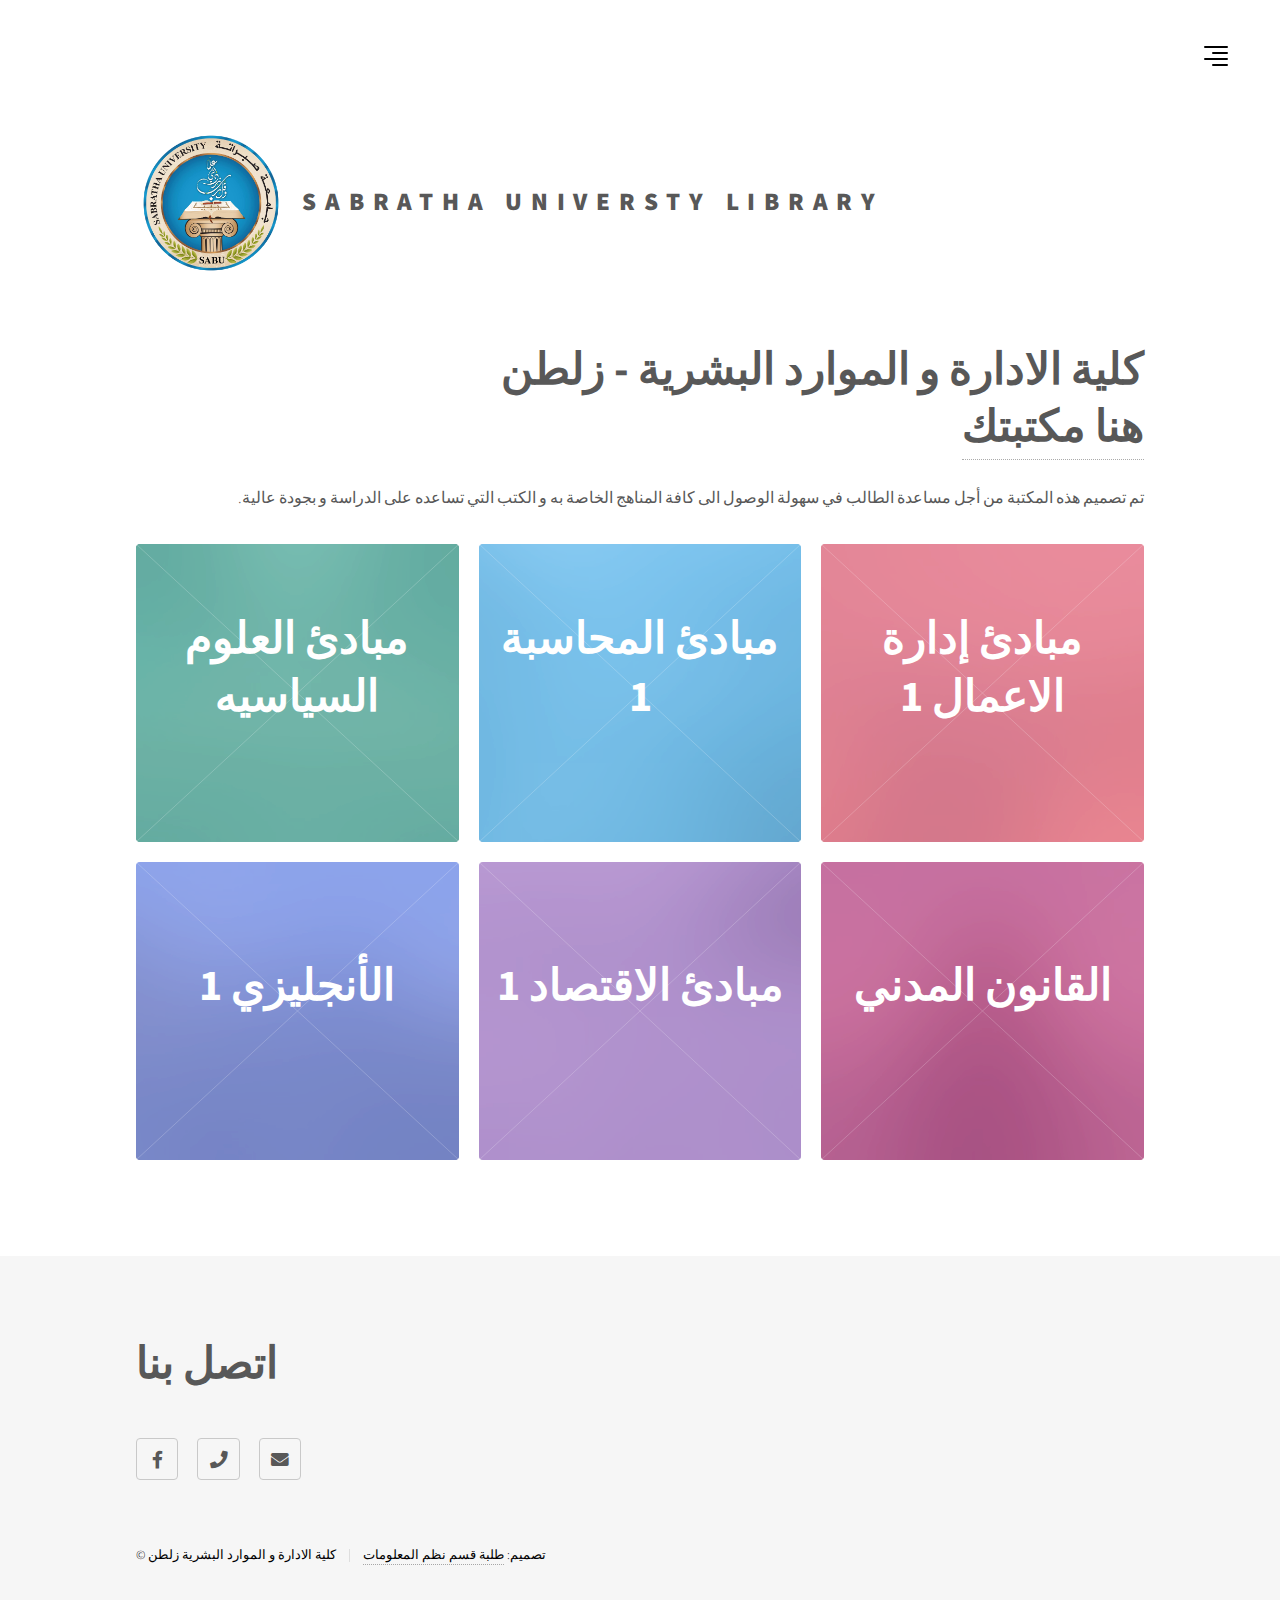
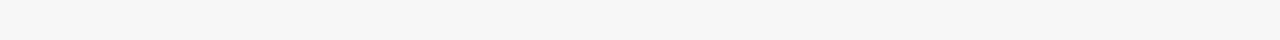
<file: index.html>
<!DOCTYPE HTML>
<html>
	<head>
		<title>مكتبتك</title>
		<meta charset="utf-8" />
		<meta name="viewport" content="width=device-width, initial-scale=1, user-scalable=no" />
		<link rel="stylesheet" href="assets/css/main.css" />
		<noscript><link rel="stylesheet" href="assets/css/noscript.css" /></noscript>
	</head>
	<body class="is-preload">
		<!-- Wrapper -->
			<div id="wrapper">

				<!-- Header -->
					<header id="header">
						<div class="inner">
							<!-- Logo -->
								<a  href="index.html" class="logo">
									<span class="symbol"><img src="images/University-Logo.png" alt="" /></span><span class="title">Sabratha Universty Library</span>
								</a>

							<!-- Nav -->
								<nav>
									<ul>
										<li><a href="#menu">Menu</a></li>
									</ul>
								</nav>

						</div>
					</header>

				<!-- Menu -->
					<nav dir="rtl" id="menu">
						<h1>القائمه</h1>
						<ul>
							<li><a href="about.html">حول الكلية</a></li>

							<li><a href="index.html">الرئيسية</a></li>
							<li><a href="books.html">الكتب</a></li>
							<!--<li><a href="#">محاضرات</a></li>-->
							<li><a href="requests.html">طلب كتاب</a></li>
						</ul>
					</nav>

				<!-- Main -->
					<div  id="main">
						<div class="inner">
							<header dir="rtl">
								<h1>كلية  الادارة  و  الموارد  البشرية -  زلطن <br />
							 <a  href="#">هنا مكتبتك</a></h1>
								<p>
									تم تصميم هذه المكتبة من أجل مساعدة الطالب في سهولة الوصول  الى كافة المناهج الخاصة  به و الكتب التي تساعده على الدراسة  و بجودة عالية.
								</p>
							</header>
							<section dir="rtl" class="tiles">
								<article class="style1">
									<span class="image">
										<img src="images/pic01.jpg" alt="" />
									</span>
									<a href="https://drive.google.com/file/d/1eo56Fe7k02tSS04-JHL_fDPSunnoce73/view?usp=sharing" target="_blank">
										<h1>مبادئ إدارة  الاعمال 1</h1>
										<div class="content">
											<p>تعريف الادارة و عناصرها و مكوناتها</p>
										</div>
									</a>
								</article>
								<article class="style2">
									<span class="image">
										<img src="images/pic02.jpg" alt="" />
									</span>
									<a href="#">
										<h1>مبادئ المحاسبة 1</h1>
										<div class="content">
											<p>تعريف المحاسبة و مكوناتها</p>
										</div>
									</a>
								</article>
								<article class="style3">
									<span class="image">
										<img src="images/pic03.jpg" alt="" />
									</span>
									<a href="#">
										<h1>مبادئ العلوم السياسيه</h1>
										<div class="content">
											<p></p>
										</div>
									</a>
								</article>
								<article class="style4">
									<span class="image">
										<img src="images/pic04.jpg" alt="" />
									</span>
									<a href="#">
										<h1> القانون المدني </h1>
										<div class="content">
											<p></p>
										</div>
									</a>
								</article>
								<article class="style5">
									<span class="image">
										<img src="images/pic05.jpg" alt="" />
									</span>
									<a href="#">
										<h1>مبادئ الاقتصاد 1</h1>
										<div class="content">
											<p></p>
										</div>
									</a>
								</article>
								<article class="style6">
									<span class="image">
										<img src="images/pic06.jpg" alt="" />
									</span>
									<a href="#">
										<h1>الأنجليزي 1</h1>
										<div class="content">
											<p></p>
										</div>
									</a>
								</article>
								
								
							</section>
						</div>
					</div>

				<!-- Footer -->
					<footer id="footer">
						<div class="inner">
							
							<section>
								<h1>اتصل بنا</h1>
								<ul class="icons">
								
									<li><a href="https://www.facebook.com/ALMAWARD/ " class="icon brands style2 fa-facebook-f"><span class="label">Facebook</span></a></li>
								
									<li><a href="#" class="icon solid style2 fa-phone"><span class="label">Phone</span></a></li>
									<li><a href="#" class="icon solid style2 fa-envelope"><span class="label">Email</span></a></li>
								</ul>
							</section>
							<ul style="color: black;" class="copyright">
								<li>&copy; كلية الادارة و الموارد البشرية زلطن</li><li>تصميم: <a href="#">طلبة قسم نظم المعلومات</a></li>
							</ul>
						</div>
					</footer>

			</div>

		<!-- Scripts -->
			<script src="assets/js/jquery.min.js"></script>
			<script src="assets/js/browser.min.js"></script>
			<script src="assets/js/breakpoints.min.js"></script>
			<script src="assets/js/util.js"></script>
			<script src="assets/js/main.js"></script>

	</body>
</html>
</file>
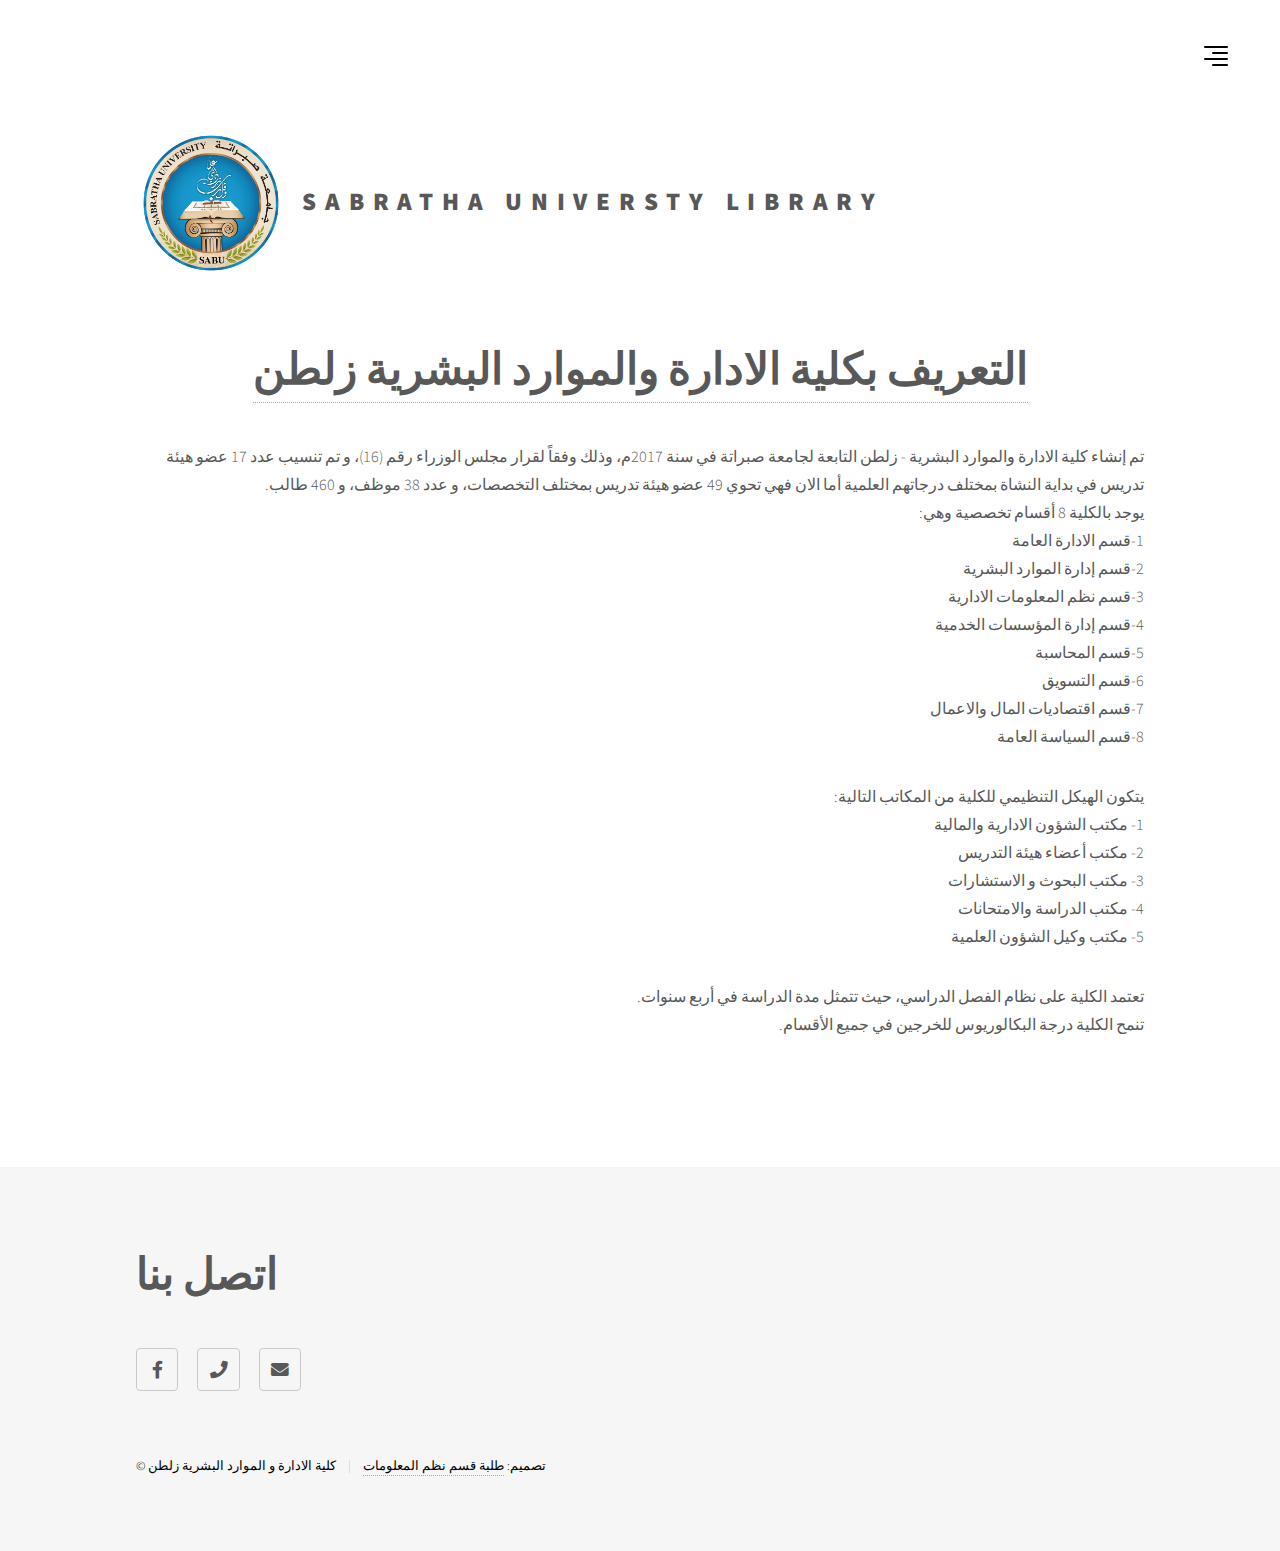
<file: about.html>
<!DOCTYPE HTML>

<html>
	<head>
		<title>حول الكلية </title>
		<meta charset="utf-8" />
		<meta name="viewport" content="width=device-width, initial-scale=1, user-scalable=no" />
		<link rel="stylesheet" href="assets/css/main.css" />
		<noscript><link rel="stylesheet" href="assets/css/noscript.css" /></noscript>
	</head>
	<body class="is-preload">
		<!-- Wrapper -->
			<div id="wrapper">

				<!-- Header -->
					<header id="header">
						<div class="inner">

							<!-- Logo -->
								<a href="index.html" class="logo">
									<span class="symbol"><img src="images/University-Logo.png" alt="" /></span><span class="title">Sabratha Universty Library</span>
								</a>

							<!-- Nav -->
								<nav>
									<ul>
										<li><a href="#menu">Menu</a></li>
									</ul>
								</nav>

						</div>
					</header>

				<!-- Menu -->
					<nav dir="rtl" id="menu">
						<h1>القائمه</h1>
						<ul>
							<li><a href="about.html">حول الكلية</a></li>

							<li><a href="index.html">الرئيسية</a></li>
							<li><a href="books.html">الكتب</a></li>
							<!--<li><a href="#">محاضرات</a></li>-->
							<li><a href="requests.html">طلب كتاب</a></li>
						</ul>
					</nav>

				<!-- Main -->
					<div id="main">
						<div  class="inner">
							
							<section>
								<h1 dir="rtl" style="text-align: center;"> <a href="#"> التعريف بكلية الادارة والموارد البشرية زلطن</a></h1></h1>
								<p dir="rtl">تم إنشاء كلية الادارة والموارد البشرية - زلطن التابعة لجامعة صبراتة في سنة 2017م، وذلك وفقاً لقرار مجلس الوزراء رقم (16)، و تم تنسيب عدد 17 عضو هيئة تدريس في بداية النشاة بمختلف درجاتهم العلمية أما الان فهي تحوي 49 عضو هيئة تدريس بمختلف التخصصات، و عدد 38 موظف، و 460 طالب. <br>يوجد بالكلية 8 أقسام تخصصية وهي: <br>1-قسم الادارة العامة <br>2-قسم إدارة الموارد البشرية <br>3-قسم نظم المعلومات الادارية  <br>4-قسم إدارة المؤسسات الخدمية  <br>5-قسم المحاسبة  <br>6-قسم التسويق  <br>7-قسم اقتصاديات المال والاعمال  <br>8-قسم السياسة العامة  </p>
								<p dir="rtl">يتكون الهيكل التنظيمي للكلية من المكاتب التالية: <br>1- مكتب الشؤون الادارية والمالية <br>2- مكتب أعضاء هيئة التدريس  <br>3- مكتب البحوث و الاستشارات  <br>4- مكتب الدراسة والامتحانات  <br>5- مكتب وكيل الشؤون العلمية  </p>
								<p dir="rtl">تعتمد الكلية على نظام الفصل الدراسي، حيث تتمثل مدة الدراسة في أربع سنوات. <br> تنمح الكلية درجة البكالوريوس للخرجين في جميع الأقسام. </p>
							</section>
						</div>
					</div>
						
				<!-- Footer -->
					<footer id="footer">
						<div class="inner">
							<section>
								<h1>اتصل بنا</h1>
								<ul class="icons">
									<li><a href="#" class="icon brands style2 fa-facebook-f"><span class="label">Facebook</span></a></li>
									<li><a href="#" class="icon solid style2 fa-phone"><span class="label">Phone</span></a></li>
									<li><a href="#" class="icon solid style2 fa-envelope"><span class="label">Email</span></a></li>
								</ul>
							</section>
							<ul style="color: black;" class="copyright">
								<li>&copy;  كلية الادارة و الموارد البشرية زلطن</li><li>تصميم: <a href="#"> طلبة قسم نظم المعلومات</a></li>
							</ul>
						</div>
					</footer>

			</div>

		<!-- Scripts -->
			<script src="assets/js/jquery.min.js"></script>
			<script src="assets/js/browser.min.js"></script>
			<script src="assets/js/breakpoints.min.js"></script>
			<script src="assets/js/util.js"></script>
			<script src="assets/js/main.js"></script>

	</body>
</html>
</file>
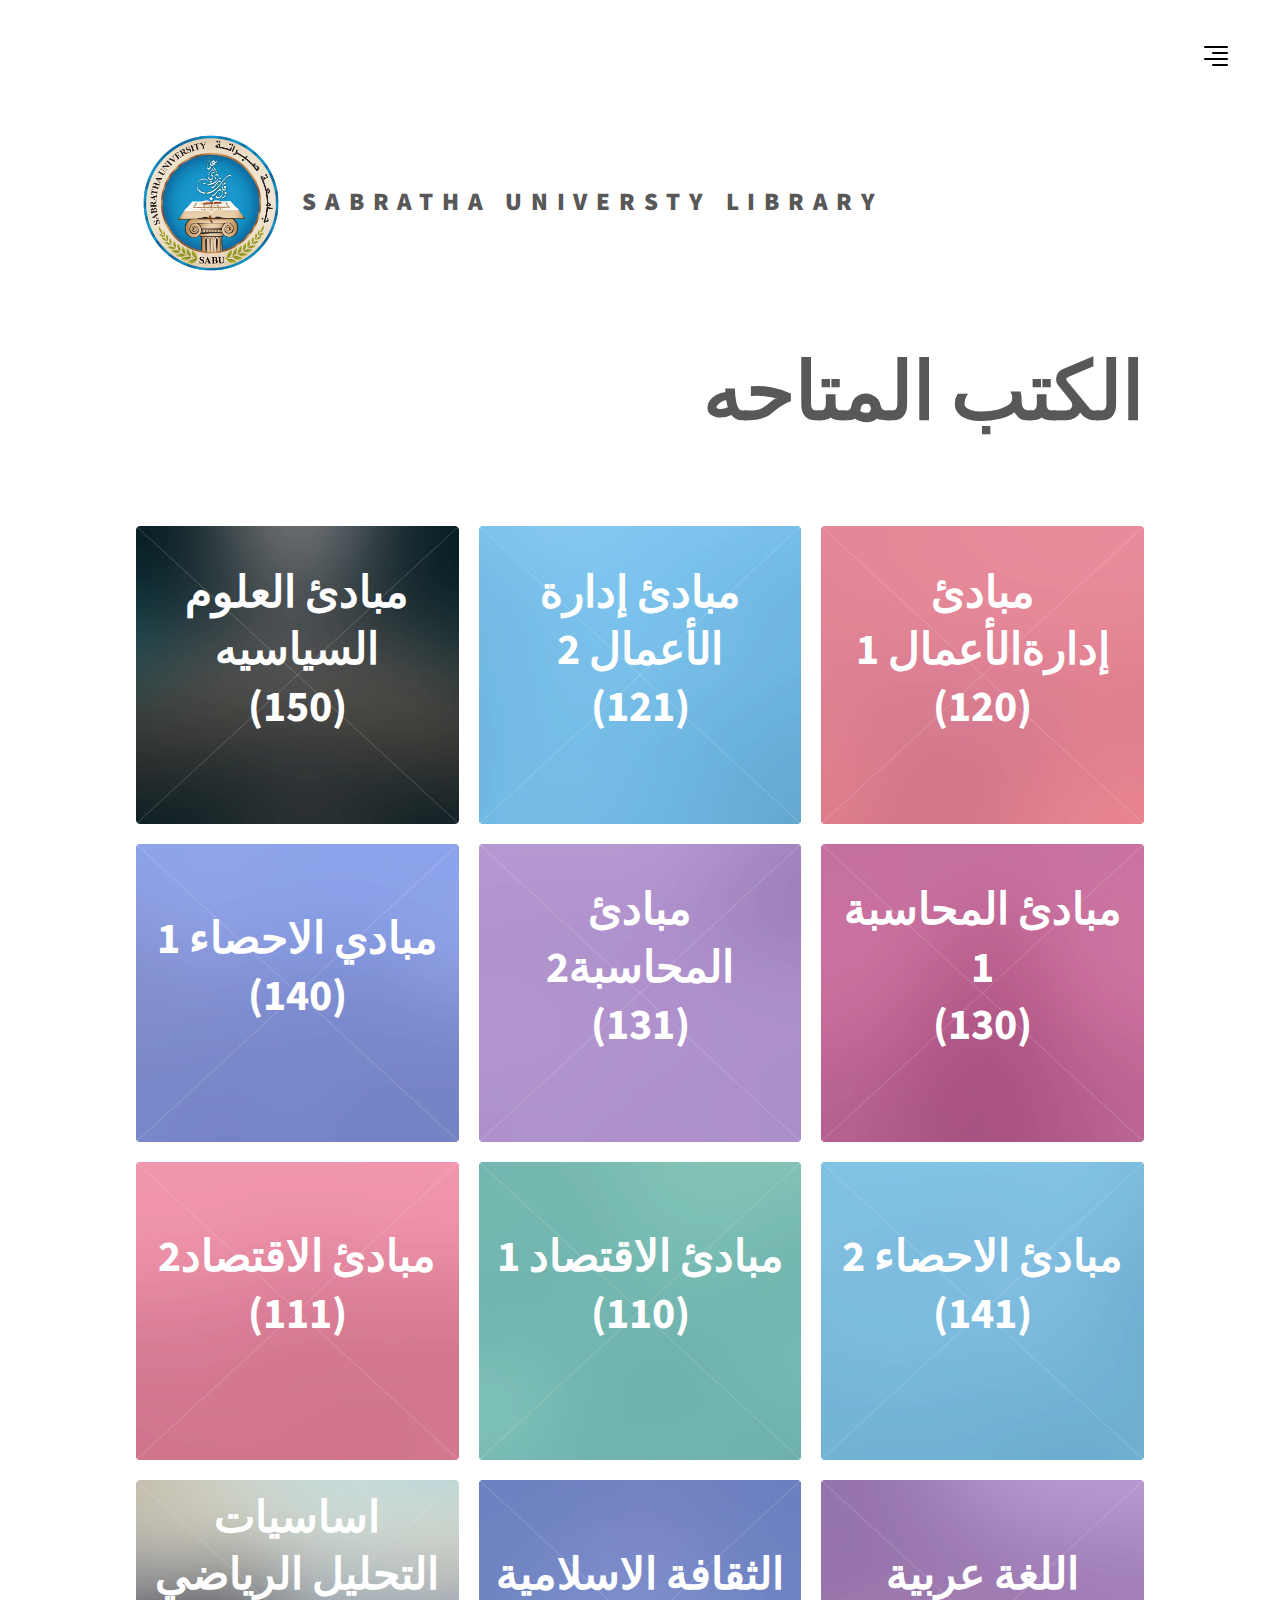
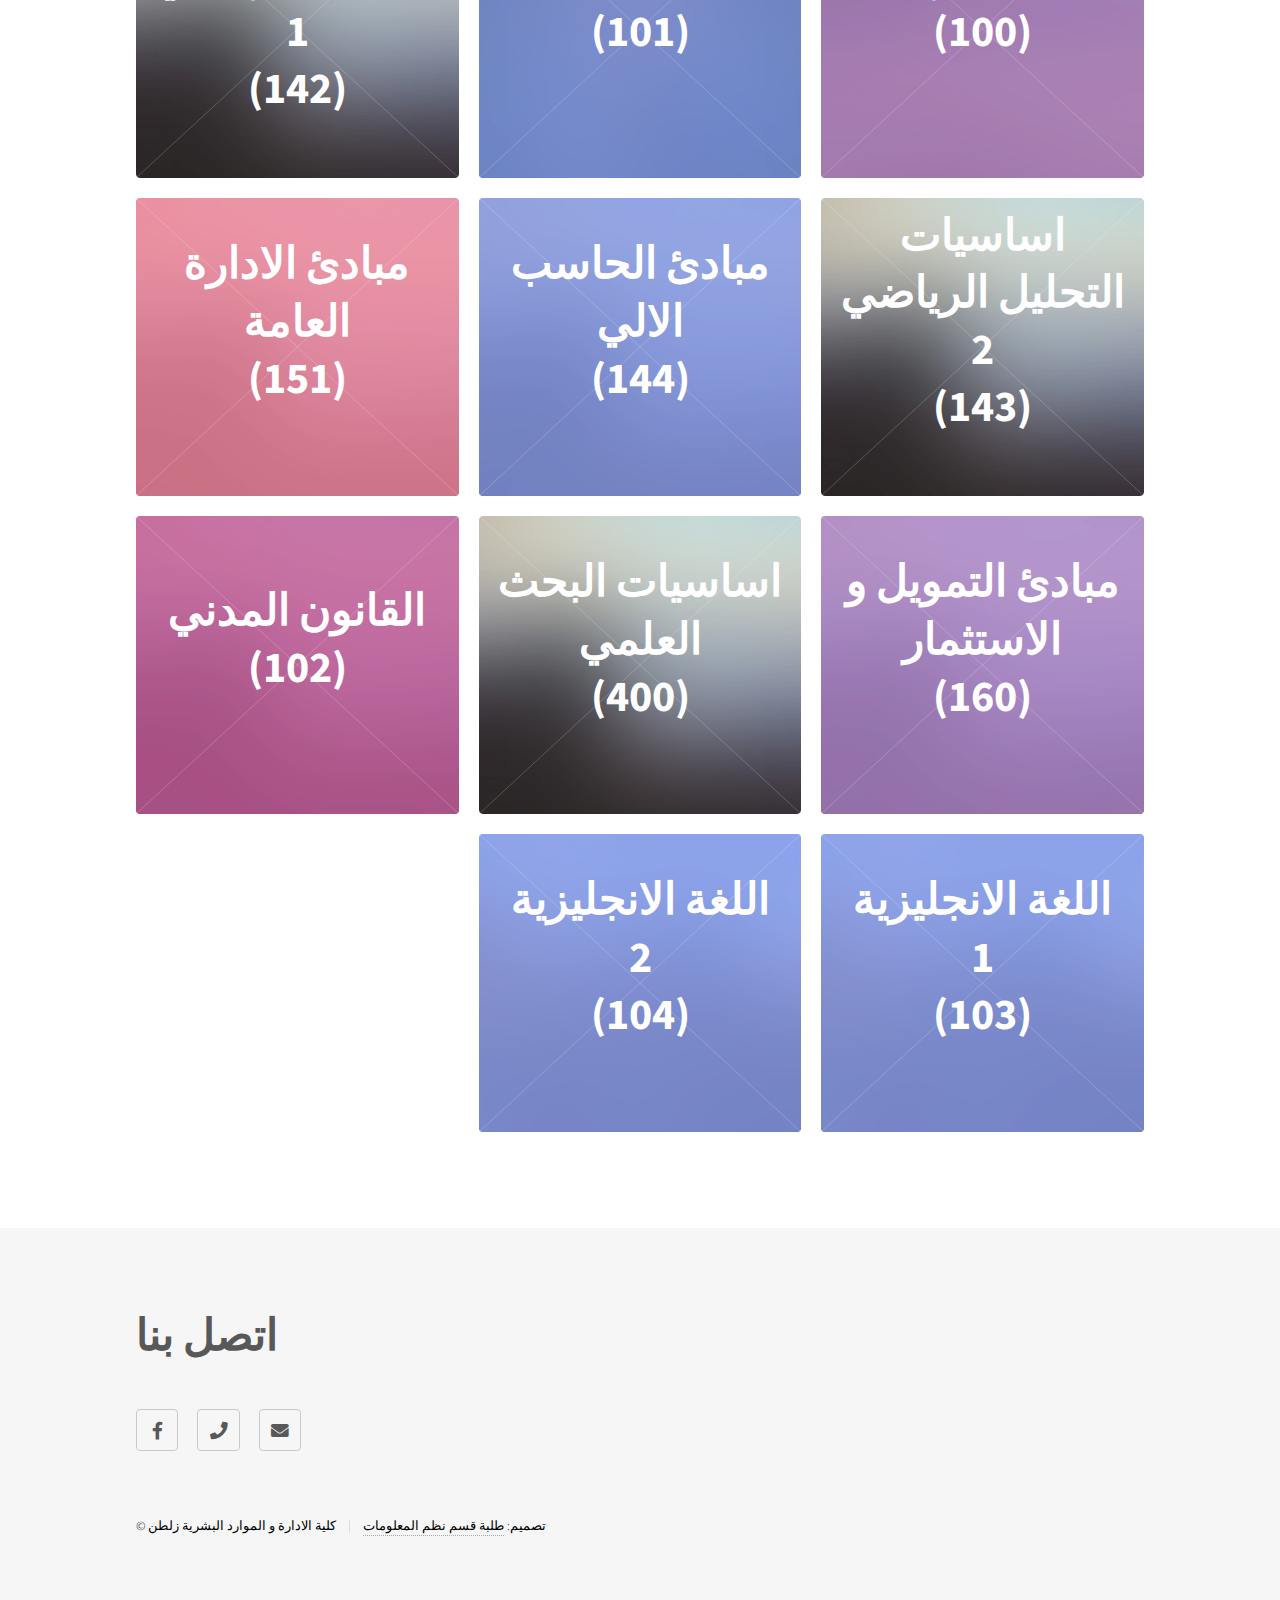
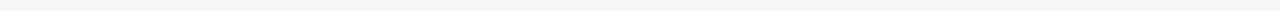
<file: books.html>
<!DOCTYPE HTML>

<html>
	<head>
		<title>الكتب</title>
		<meta charset="utf-8" />
		<meta name="viewport" content="width=device-width, initial-scale=1, user-scalable=no" />
		<meta name="author" content="Management & Human Resource College">
		<link rel="stylesheet" href="assets/css/main.css" />
		<noscript><link rel="stylesheet" href="assets/css/noscript.css" /></noscript>
 
	</head>
	<body class="is-preload" >

		<!-- Wrapper -->
			<div id="wrapper">
				

				<!-- Header -->
					<header id="header">
						<div class="inner">
							

							<!-- Logo -->
								<a href="index.html" class="logo">
									<span class="symbol"><img src="images/University-Logo.png" alt="" /></span><span class="title">Sabratha Universty Library</span>
								</a>

							<!-- Nav -->
								<nav>
									<ul>
										<li><a href="#menu">Menu</a></li>
									</ul>
								</nav>

						</div>
					</header>

				<!-- Menu -->
					<nav dir="rtl" id="menu">
						<h1>القائمه</h1>
						<ul>
							<li><a href="about.html">حول الكلية</a></li>

							<li><a href="index.html">الرئيسية</a></li>
							<li><a href="books.html">الكتب</a></li>
							<li><a href="requests.html"> طلب كتاب</a></li>
							<!-- <li><a href="elements.html">محاضرات</a></li> -->
						</ul>
					</nav>

				<!-- Main -->
					<div id="main">
						<div dir="rtl" class="inner">
							<h1 style="font-size: 80px;">الكتب المتاحه</h1>
					
							<p></p>
							<section class="tiles">
								<article class="style1">
									<span class="image">
										<img src="images/pic01.jpg" alt="" />
									</span>
									<a href="https://drive.google.com/file/d/1eo56Fe7k02tSS04-JHL_fDPSunnoce73/view?usp=sharing" target="_blank">
										<h1>مبادئ إدارةالأعمال  1 <br>(120)</h1>
										<div class="content">
											
										</div>
									</a>
								</article>
								<article class="style2">
									<span class="image">
										<img src="images/pic02.jpg" alt="" />
									</span>
									<a href="#">
										<h1>مبادئ إدارة الأعمال  2 <br>(121)</h1>
										<div class="content">
											
										</div>
									</a>
								</article>
								<article class="style7">
									<span class="image">
										<img src="images/pic03.jpg" alt="" />
									</span>
									<a href="#">
										<h1>مبادئ العلوم السياسيه<br>(150)</h1>
										<div class="content">
											
										</div>
									</a>
								</article>
								<article class="style4">
									<span class="image">
										<img src="images/pic04.jpg" alt="" />
									</span>
									<a href="#">
										<h1>مبادئ المحاسبة 1 <br>(130) </h1>
										<div class="content">
											
										</div>
									</a>
								</article>
								<article class="style5">
									<span class="image">
										<img src="images/pic05.jpg" alt="" />
									</span>
									<a href="#">
										<h1>مبادئ المحاسبة2 <br>(131) </h1>
										<div class="content">
										
										</div>
									</a>
								</article>
								<article class="style6">
									<span class="image">
										<img src="images/pic06.jpg" alt="" />
									</span>
									<a href="#">
										<h1>مبادي الاحصاء 1 <br>(140) </h1>
										<div class="content">
											<p></p>
										</div>
									</a>
								</article>
								<article class="style2">
									<span class="image">
										<img src="images/pic07.jpg" alt="" />
									</span>
									<a href="#">
										<h1>مبادئ الاحصاء 2 <br>(141) </h1>
										<div class="content">
											<p></p>
										</div>
									</a>
								</article>
								<article class="style3">
									<span class="image">
										<img src="images/pic08.jpg" alt="" />
									</span>
									<a href="#">
										<h1>مبادئ الاقتصاد 1<br>(110) </h1>
										<div class="content">
											<p></p>
										</div>
									</a>
								</article>
								<article class="style1">
									<span class="image">
										<img src="images/pic09.jpg" alt="" />
									</span>
									<a href="#">
										<h1>مبادئ الاقتصاد2<br>(111) </h1>
										<div class="content">
											<p></p>
										</div>
									</a>
								</article>
								<article class="style5">
									<span class="image">
										<img src="images/pic10.jpg" alt="" />
									</span>
									<a href="#">
										<h1>اللغة عربية <br>(100)</h1>
										<div class="content">
											
										</div>
									</a>
								</article>
								<article class="style6">
									<span class="image">
										<img src="images/pic11.jpg" alt="" />
									</span>
									<a href="#">
										<h1>الثقافة الاسلامية <br>(101)</h1>
										<div class="content">
											<p></p>
										</div>
									</a>
								</article>
								<article class="style7">
									<span class="image">
										<img src="images/pic12.jpg" alt="" />
									</span>
									<a href="#">
										<h1>اساسيات التحليل الرياضي 1<br> (142) </h1>
										<div class="content">
											<p></p>
										</div>
									</a>
								</article>

								<article class="style8">
									<span class="image">
										<img src="images/pic12.jpg" alt="" />
									</span>
									<a href="#">
										<h1>اساسيات التحليل الرياضي 2<br> (143) </h1>
										<div class="content">
											<p></p>
										</div>
									</a>
								</article>

								<article class="style6">
									<span class="image">
										<img src="images/pic12.jpg" alt="" />
									</span>
									<a href="#">
										<h1>مبادئ الحاسب الالي <br>(144)</h1>
										<div class="content">
											<p></p>
										</div>
									</a>
								</article><article class="style1">
									<span class="image">
										<img src="images/pic12.jpg" alt="" />
									</span>
									<a href="#">
										<h1>مبادئ الادارة العامة<br>(151) </h1>
										<div class="content">
											<p></p>
										</div>
									</a>
								</article>
								<article class="style5">
									<span class="image">
										<img src="images/pic12.jpg" alt="" />
									</span>
									<a href="#">
										<h1>مبادئ التمويل و الاستثمار<br>(160) </h1>
										<div class="content">
											<p></p>
										</div>
									</a>
								</article><article class="style9">
									<span class="image">
										<img src="images/pic12.jpg" alt="" />
									</span>
									<a href="#">
										<h1>اساسيات البحث العلمي <br> (400) </h1>
										<div class="content">
											<p></p>
										</div>
									</a>
								</article><article class="style4">
									<span class="image">
										<img src="images/pic12.jpg" alt="" />
									</span>
									<a href="#">
										<h1>القانون المدني <br>(102) </h1>
										<div class="content">
											<p></p>
										</div>
									</a>
								</article>

							</article>
							<article class="style6">
								<span class="image">
									<img src="images/pic06.jpg" alt="" />
								</span>
								<a href="#">
									<h1>اللغة الانجليزية 1<br>(103) </h1>
									<div class="content">
										<p></p>
									</div>
								</a>
							</article>

						</article>
						<article class="style6">
							<span class="image">
								<img src="images/pic06.jpg" alt="" />
							</span>
							<a href="https://drive.google.com/file/d/1uGtABFZ7gcBZQTa8JCJF-muwzs9i4-x0/view?usp=sharing">
								<h1>اللغة الانجليزية 2<br>(104)</h1>
								<div class="content">
									<p></p>
								</div>
							</a>
						</article>

							</section>
							
						</div>
					</div>

				<!-- Footer -->
					<footer id="footer">
						<div class="inner">
						
							<section>
								<h1>اتصل بنا</h1>
								<ul class="icons">
									<li><a href="#" class="icon brands style2 fa-facebook-f"><span class="label">Facebook</span></a></li>
									<li><a href="#" class="icon solid style2 fa-phone"><span class="label">Phone</span></a></li>
									<li><a href="#" class="icon solid style2 fa-envelope"><span class="label">Email</span></a></li>
								</ul>
							</section>
							<ul style="color: black;" class="copyright">
								<li>&copy; كلية الادارة و الموارد البشرية زلطن</li><li>تصميم: <a href="#">طلبة قسم نظم المعلومات</a></li>
							</ul>
						</div>
					</footer>

			</div>

		<!-- Scripts -->
			<script src="assets/js/jquery.min.js"></script>
			<script src="assets/js/browser.min.js"></script>
			<script src="assets/js/breakpoints.min.js"></script>
			<script src="assets/js/util.js"></script>
			<script src="assets/js/main.js"></script>
			
	</body>
</html>
</file>
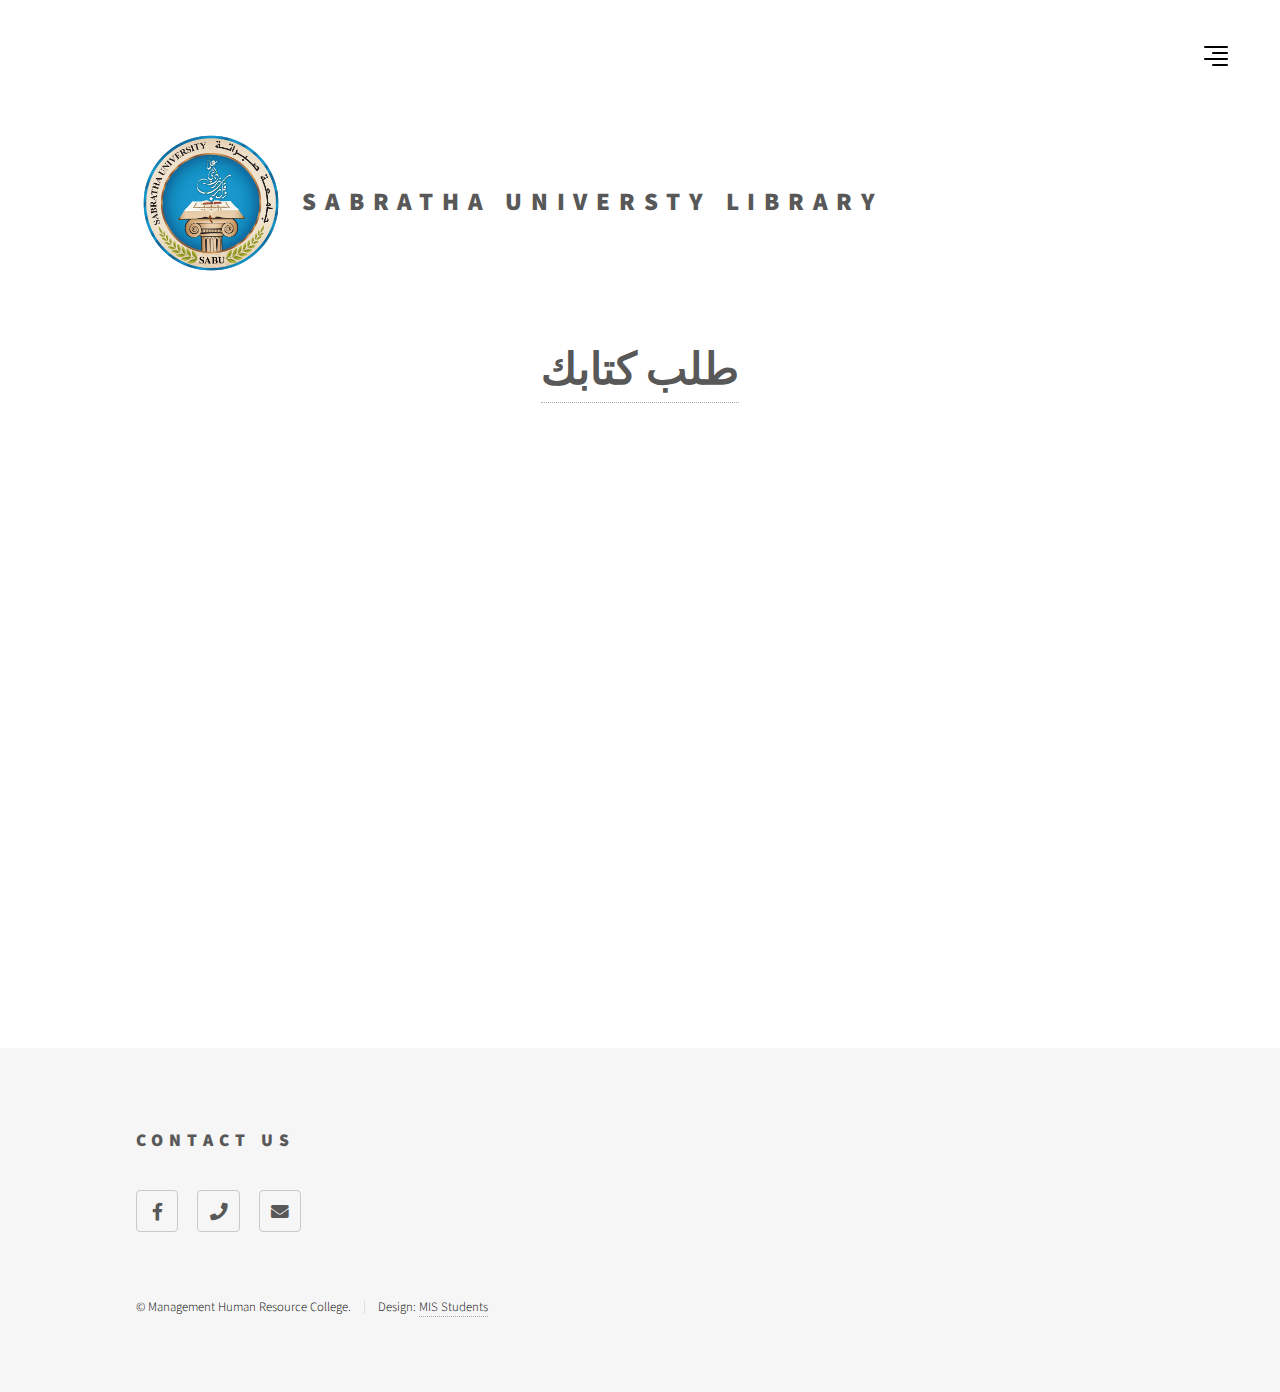
<file: requests.html>
<!DOCTYPE HTML>

<html>
	<head>
		<title>طلب كتاب</title>
		<meta charset="utf-8" />
		<meta name="viewport" content="width=device-width, initial-scale=1, user-scalable=no" />
		<link rel="stylesheet" href="assets/css/main.css" />
		<noscript><link rel="stylesheet" href="assets/css/noscript.css" /></noscript>
	</head>
	<body class="is-preload">
		<!-- Wrapper -->
			<div id="wrapper">

				<!-- Header -->
					<header id="header">
						<div class="inner">

							<!-- Logo -->
								<a href="index.html" class="logo">
									<span class="symbol"><img src="images/University-Logo.png" alt="" /></span><span class="title">Sabratha Universty Library</span>
								</a>

							<!-- Nav -->
								<nav>
									<ul>
										<li><a href="#menu">Menu</a></li>
									</ul>
								</nav>

						</div>
					</header>

				<!-- Menu -->
					<nav dir="rtl" id="menu">
						<h1>القائمه</h1>
						<ul>
							<li><a href="index.html">الرئيسية</a></li>
							<li><a href="books.html">الكتب</a></li>
							<!-- <li><a href="generic.html">Tempus etiam</a></li>
							<li><a href="generic.html">Consequat dolor</a></li> -->
							<li><a href="elements.html">طلب كتاب</a></li>
						</ul>
					</nav>

				<!-- Main -->
					<div id="main">
						<div  class="inner">
							<h1 dir="rtl" style="text-align: center;"> <a href="#"> طلب كتابك</a></h1></h1>
							<iframe src="https://docs.google.com/forms/d/e/1FAIpQLSdjFLoq7WVXs33vAexzWQ7aLlznwzMVm0RiLog8JWHH8g1jNg/viewform?embedded=true" width="1200" height="500" frameborder="0" marginheight="0" marginwidth="0">Loading…</iframe>

							<!-- Text -->
								<!-- <section>
									<h2>Text</h2>
									<p>This is <b>bold</b> and this is <strong>strong</strong>. This is <i>italic</i> and this is <em>emphasized</em>.
									This is <sup>superscript</sup> text and this is <sub>subscript</sub> text.
									This is <u>underlined</u> and this is code: <code>for (;;) { ... }</code>. Finally, <a href="#">this is a link</a>.</p>
									<hr />
									<p>Nunc lacinia ante nunc ac lobortis. Interdum adipiscing gravida odio porttitor sem non mi integer non faucibus ornare mi ut ante amet placerat aliquet. Volutpat eu sed ante lacinia sapien lorem accumsan varius montes viverra nibh in adipiscing blandit tempus accumsan.</p>
									<hr />
									<h2>Heading Level 2</h2>
									<h3>Heading Level 3</h3>
									<h4>Heading Level 4</h4>
									<hr />
									<h3>Blockquote</h3>
									<blockquote>Fringilla nisl. Donec accumsan interdum nisi, quis tincidunt felis sagittis eget tempus euismod. Vestibulum ante ipsum primis in faucibus vestibulum. Blandit adipiscing eu felis iaculis volutpat ac adipiscing accumsan faucibus. Vestibulum ante ipsum primis in faucibus lorem ipsum dolor sit amet nullam adipiscing eu felis.</blockquote>
									<h3>Preformatted</h3>
									<pre><code>i = 0;

while (!deck.isInOrder()) {
    print 'Iteration ' + i;
    deck.shuffle();
    i++;
}

print 'It took ' + i + ' iterations to sort the deck.';</code></pre>
								</section> -->

							<!-- Lists -->
								<!-- <section>
									<h2>Lists</h2>
									<div class="row">
										<div class="col-6 col-12-medium">
											<h3>Unordered</h3>
											<ul>
												<li>Dolor pulvinar etiam.</li>
												<li>Sagittis adipiscing.</li>
												<li>Felis enim feugiat.</li>
											</ul>
											<h3>Alternate</h3>
											<ul class="alt">
												<li>Dolor pulvinar etiam.</li>
												<li>Sagittis adipiscing.</li>
												<li>Felis enim feugiat.</li>
											</ul>
										</div>
										<div class="col-6 col-12-medium">
											<h3>Ordered</h3>
											<ol>
												<li>Dolor pulvinar etiam.</li>
												<li>Etiam vel felis viverra.</li>
												<li>Felis enim feugiat.</li>
												<li>Dolor pulvinar etiam.</li>
												<li>Etiam vel felis lorem.</li>
												<li>Felis enim et feugiat.</li>
											</ol>
											<h3>Icons</h3>
											<ul class="icons">
												<li><a href="#" class="icon brands style1 fa-twitter"><span class="label">Twitter</span></a></li>
												<li><a href="#" class="icon brands style1 fa-facebook-f"><span class="label">Facebook</span></a></li>
												<li><a href="#" class="icon brands style1 fa-instagram"><span class="label">Instagram</span></a></li>
												<li><a href="#" class="icon brands style1 fa-github"><span class="label">Github</span></a></li>
											</ul>
											<ul class="icons">
												<li><a href="#" class="icon brands style2 fa-twitter"><span class="label">Twitter</span></a></li>
												<li><a href="#" class="icon brands style2 fa-facebook-f"><span class="label">Facebook</span></a></li>
												<li><a href="#" class="icon brands style2 fa-instagram"><span class="label">Instagram</span></a></li>
												<li><a href="#" class="icon brands style2 fa-github"><span class="label">Github</span></a></li>
											</ul>
										</div>
									</div>
									<h2>Actions</h2>
									<div class="row">
										<div class="col-6 col-12-medium">
											<ul class="actions">
												<li><a href="#" class="button primary">Default</a></li>
												<li><a href="#" class="button">Default</a></li>
											</ul>
											<ul class="actions small">
												<li><a href="#" class="button primary small">Small</a></li>
												<li><a href="#" class="button small">Small</a></li>
											</ul>
											<ul class="actions stacked">
												<li><a href="#" class="button primary">Default</a></li>
												<li><a href="#" class="button">Default</a></li>
											</ul>
											<ul class="actions stacked">
												<li><a href="#" class="button primary small">Small</a></li>
												<li><a href="#" class="button small">Small</a></li>
											</ul>
										</div>
										<div class="col-6 col-12-medium">
											<ul class="actions stacked">
												<li><a href="#" class="button primary fit">Default</a></li>
												<li><a href="#" class="button fit">Default</a></li>
											</ul>
											<ul class="actions stacked">
												<li><a href="#" class="button primary small fit">Small</a></li>
												<li><a href="#" class="button small fit">Small</a></li>
											</ul>
										</div>
									</div>
								</section> -->

							<!-- Table -->
								<!-- <section>
									<h2>Table</h2>
									<h3>Default</h3>
									<div class="table-wrapper">
										<table>
											<thead>
												<tr>
													<th>Name</th>
													<th>Description</th>
													<th>Price</th>
												</tr>
											</thead>
											<tbody>
												<tr>
													<td>Item One</td>
													<td>Ante turpis integer aliquet porttitor.</td>
													<td>29.99</td>
												</tr>
												<tr>
													<td>Item Two</td>
													<td>Vis ac commodo adipiscing arcu aliquet.</td>
													<td>19.99</td>
												</tr>
												<tr>
													<td>Item Three</td>
													<td> Morbi faucibus arcu accumsan lorem.</td>
													<td>29.99</td>
												</tr>
												<tr>
													<td>Item Four</td>
													<td>Vitae integer tempus condimentum.</td>
													<td>19.99</td>
												</tr>
												<tr>
													<td>Item Five</td>
													<td>Ante turpis integer aliquet porttitor.</td>
													<td>29.99</td>
												</tr>
											</tbody>
											<tfoot>
												<tr>
													<td colspan="2"></td>
													<td>100.00</td>
												</tr>
											</tfoot>
										</table>
									</div>

									<h3>Alternate</h3>
									<div class="table-wrapper">
										<table class="alt">
											<thead>
												<tr>
													<th>Name</th>
													<th>Description</th>
													<th>Price</th>
												</tr>
											</thead>
											<tbody>
												<tr>
													<td>Item One</td>
													<td>Ante turpis integer aliquet porttitor.</td>
													<td>29.99</td>
												</tr>
												<tr>
													<td>Item Two</td>
													<td>Vis ac commodo adipiscing arcu aliquet.</td>
													<td>19.99</td>
												</tr>
												<tr>
													<td>Item Three</td>
													<td> Morbi faucibus arcu accumsan lorem.</td>
													<td>29.99</td>
												</tr>
												<tr>
													<td>Item Four</td>
													<td>Vitae integer tempus condimentum.</td>
													<td>19.99</td>
												</tr>
												<tr>
													<td>Item Five</td>
													<td>Ante turpis integer aliquet porttitor.</td>
													<td>29.99</td>
												</tr>
											</tbody>
											<tfoot>
												<tr>
													<td colspan="2"></td>
													<td>100.00</td>
												</tr>
											</tfoot>
										</table>
									</div>
								</section> -->

							<!-- Buttons -->
								<!-- <section>
									<h3>Buttons</h3>
									<ul class="actions">
										<li><a href="#" class="button primary">Primary</a></li>
										<li><a href="#" class="button">Default</a></li>
									</ul>
									<ul class="actions">
										<li><a href="#" class="button large">Large</a></li>
										<li><a href="#" class="button">Default</a></li>
										<li><a href="#" class="button small">Small</a></li>
									</ul>
									<ul class="actions fit">
										<li><a href="#" class="button primary fit">Fit</a></li>
										<li><a href="#" class="button fit">Fit</a></li>
										<li><a href="#" class="button fit">Fit</a></li>
									</ul>
									<ul class="actions fit small">
										<li><a href="#" class="button primary fit small">Fit + Small</a></li>
										<li><a href="#" class="button fit small">Fit + Small</a></li>
										<li><a href="#" class="button fit small">Fit + Small</a></li>
									</ul>
									<ul class="actions">
										<li><a href="#" class="button primary icon solid fa-download">Icon</a></li>
										<li><a href="#" class="button icon solid fa-upload">Icon</a></li>
										<li><a href="#" class="button icon solid fa-save">Icon</a></li>
									</ul>
									<ul class="actions">
										<li><span class="button primary disabled">Disabled</span></li>
										<li><span class="button disabled">Disabled</span></li>
									</ul>
								</section> -->

							<!-- Form -->
								<!-- <section>
									<h2>Form</h2>
									<form method="post" action="#">
										<div class="row gtr-uniform">
											<div class="col-6 col-12-xsmall">
												<input type="text" name="demo-name" id="demo-name" value="" placeholder="Name" />
											</div>
											<div class="col-6 col-12-xsmall">
												<input type="email" name="demo-email" id="demo-email" value="" placeholder="Email" />
											</div>
											<div class="col-12">
												<select name="demo-category" id="demo-category">
													<option value="">- Category -</option>
													<option value="1">Manufacturing</option>
													<option value="1">Shipping</option>
													<option value="1">Administration</option>
													<option value="1">Human Resources</option>
												</select>
											</div>
											<div class="col-4 col-12-small">
												<input type="radio" id="demo-priority-low" name="demo-priority" checked>
												<label for="demo-priority-low">Low</label>
											</div>
											<div class="col-4 col-12-small">
												<input type="radio" id="demo-priority-normal" name="demo-priority">
												<label for="demo-priority-normal">Normal</label>
											</div>
											<div class="col-4 col-12-small">
												<input type="radio" id="demo-priority-high" name="demo-priority">
												<label for="demo-priority-high">High</label>
											</div>
											<div class="col-6 col-12-small">
												<input type="checkbox" id="demo-copy" name="demo-copy">
												<label for="demo-copy">Email me a copy</label>
											</div>
											<div class="col-6 col-12-small">
												<input type="checkbox" id="demo-human" name="demo-human" checked>
												<label for="demo-human">Not a robot</label>
											</div>
											<div class="col-12">
												<textarea name="demo-message" id="demo-message" placeholder="Enter your message" rows="6"></textarea>
											</div>
											<div class="col-12">
												<ul class="actions">
													<li><input type="submit" value="Send Message" class="primary" /></li>
													<li><input type="reset" value="Reset" /></li>
												</ul>
											</div>
										</div>
									</form>
								</section> -->

							<!-- Image -->
								<!-- <section>
									<h2>Image</h2>
									<h3>Fit</h3>
									<div class="box alt">
										<div class="row gtr-uniform">
											<div class="col-12"><span class="image fit"><img src="images/pic13.jpg" alt="" /></span></div>
											<div class="col-4"><span class="image fit"><img src="images/pic01.jpg" alt="" /></span></div>
											<div class="col-4"><span class="image fit"><img src="images/pic02.jpg" alt="" /></span></div>
											<div class="col-4"><span class="image fit"><img src="images/pic03.jpg" alt="" /></span></div>
											<div class="col-4"><span class="image fit"><img src="images/pic03.jpg" alt="" /></span></div>
											<div class="col-4"><span class="image fit"><img src="images/pic01.jpg" alt="" /></span></div>
											<div class="col-4"><span class="image fit"><img src="images/pic02.jpg" alt="" /></span></div>
											<div class="col-4"><span class="image fit"><img src="images/pic02.jpg" alt="" /></span></div>
											<div class="col-4"><span class="image fit"><img src="images/pic03.jpg" alt="" /></span></div>
											<div class="col-4"><span class="image fit"><img src="images/pic01.jpg" alt="" /></span></div>
										</div>
									</div>
									<h3>Left &amp; Right</h3>
									<p><span class="image left"><img src="images/pic14.jpg" alt="" /></span>Fringilla nisl. Donec accumsan interdum nisi, quis tincidunt felis sagittis eget. tempus euismod. Vestibulum ante ipsum primis in faucibus vestibulum. Blandit adipiscing eu felis iaculis volutpat ac adipiscing accumsan eu faucibus. Integer ac pellentesque praesent tincidunt felis sagittis eget. tempus euismod. Vestibulum ante ipsum primis in faucibus vestibulum. Blandit adipiscing eu felis iaculis volutpat ac adipiscing accumsan eu faucibus. Integer ac pellentesque praesent. Donec accumsan interdum nisi, quis tincidunt felis sagittis eget. tempus euismod. Vestibulum ante ipsum primis in faucibus vestibulum. Blandit adipiscing eu felis iaculis volutpat ac adipiscing accumsan eu faucibus. Integer ac pellentesque praesent tincidunt felis sagittis eget. tempus euismod. Vestibulum ante ipsum primis in faucibus vestibulum. Blandit adipiscing eu felis iaculis volutpat ac adipiscing accumsan eu faucibus. Integer ac pellentesque praesent. Blandit adipiscing eu felis iaculis volutpat ac adipiscing accumsan eu faucibus. Integer ac pellentesque praesent tincidunt felis sagittis eget. tempus euismod. Vestibulum ante ipsum primis in faucibus vestibulum. Blandit adipiscing eu felis iaculis volutpat ac adipiscing accumsan eu faucibus. Integer ac pellentesque praesent.</p>
									<p><span class="image right"><img src="images/pic15.jpg" alt="" /></span>Fringilla nisl. Donec accumsan interdum nisi, quis tincidunt felis sagittis eget. tempus euismod. Vestibulum ante ipsum primis in faucibus vestibulum. Blandit adipiscing eu felis iaculis volutpat ac adipiscing accumsan eu faucibus. Integer ac pellentesque praesent tincidunt felis sagittis eget. tempus euismod. Vestibulum ante ipsum primis in faucibus vestibulum. Blandit adipiscing eu felis iaculis volutpat ac adipiscing accumsan eu faucibus. Integer ac pellentesque praesent. Donec accumsan interdum nisi, quis tincidunt felis sagittis eget. tempus euismod. Vestibulum ante ipsum primis in faucibus vestibulum. Blandit adipiscing eu felis iaculis volutpat ac adipiscing accumsan eu faucibus. Integer ac pellentesque praesent tincidunt felis sagittis eget. tempus euismod. Vestibulum ante ipsum primis in faucibus vestibulum. Blandit adipiscing eu felis iaculis volutpat ac adipiscing accumsan eu faucibus. Integer ac pellentesque praesent. Blandit adipiscing eu felis iaculis volutpat ac adipiscing accumsan eu faucibus. Integer ac pellentesque praesent tincidunt felis sagittis eget. tempus euismod. Vestibulum ante ipsum primis in faucibus vestibulum. Blandit adipiscing eu felis iaculis volutpat ac adipiscing accumsan eu faucibus. Integer ac pellentesque praesent.</p>
								</section> -->

						</div>
					</div>
						
				<!-- Footer -->
					<footer id="footer">
						<div class="inner">
							<!-- <section>
								<h2>Get in touch</h2>
								<form method="post" action="#">
									<div class="fields">
										<div class="field half">
											<input type="text" name="name" id="name" placeholder="Name" />
										</div>
										<div class="field half">
											<input type="email" name="email" id="email" placeholder="Email" />
										</div>
										<div class="field">
											<textarea name="message" id="message" placeholder="Message"></textarea>
										</div>
									</div>
									<ul class="actions">
										<li><input type="submit" value="Send" class="primary" /></li>
									</ul>
								</form>
							</section> -->
							<section>
								<h2>contact Us</h2>
								<ul class="icons">
									<!-- <li><a href="#" class="icon brands style2 fa-twitter"><span class="label">Twitter</span></a></li> -->
									<li><a href="#" class="icon brands style2 fa-facebook-f"><span class="label">Facebook</span></a></li>
									<!-- <li><a href="#" class="icon brands style2 fa-instagram"><span class="label">Instagram</span></a></li>
									<li><a href="#" class="icon brands style2 fa-dribbble"><span class="label">Dribbble</span></a></li>
									<li><a href="#" class="icon brands style2 fa-github"><span class="label">GitHub</span></a></li>
									<li><a href="#" class="icon brands style2 fa-500px"><span class="label">500px</span></a></li> -->
									<li><a href="#" class="icon solid style2 fa-phone"><span class="label">Phone</span></a></li>
									<li><a href="#" class="icon solid style2 fa-envelope"><span class="label">Email</span></a></li>
								</ul>
							</section>
							<ul style="color: black;" class="copyright">
								<li>&copy;  Management Human Resource College.</li><li>Design: <a href="http://html5up.net"> MIS Students</a></li>
							</ul>
						</div>
					</footer>

			</div>

		<!-- Scripts -->
			<script src="assets/js/jquery.min.js"></script>
			<script src="assets/js/browser.min.js"></script>
			<script src="assets/js/breakpoints.min.js"></script>
			<script src="assets/js/util.js"></script>
			<script src="assets/js/main.js"></script>

	</body>
</html>
</file>
<file: assets/css/noscript.css>
body.is-preload .tiles article {
		-moz-transform: none;
		-webkit-transform: none;
		-ms-transform: none;
		transform: none;
		opacity: 1;
	}
</file>
<file: assets/css/main.css>
@import url(fontawesome-all.min.css);
@import url("https://fonts.googleapis.com/css?family=Source+Sans+Pro:300,700,900");


html, body, div, span, applet, object,
iframe, h1, h2, h3, h4, h5, h6, p, blockquote,
pre, a, abbr, acronym, address, big, cite,
code, del, dfn, em, img, ins, kbd, q, s, samp,
small, strike, strong, sub, sup, tt, var, b,
u, i, center, dl, dt, dd, ol, ul, li, fieldset,
form, label, legend, table, caption, tbody,
tfoot, thead, tr, th, td, article, aside,
canvas, details, embed, figure, figcaption,
footer, header, hgroup, menu, nav, output, ruby,
section, summary, time, mark, audio, video {
	margin: 0;
	padding: 0;
	border: 0;
	font-size: 100%;
	font: inherit;
	vertical-align: baseline;}

article, aside, details, figcaption, figure,
footer, header, hgroup, menu, nav, section {
	display: block;}

body {
	line-height: 1;
}

ol, ul {
	list-style: none;
}

blockquote, q {
	quotes: none;
}

	blockquote:before, blockquote:after, q:before, q:after {
		content: '';
		content: none;
	}

table {
	border-collapse: collapse;
	border-spacing: 0;
}

body {
	-webkit-text-size-adjust: none;
}

mark {
	background-color: transparent;
	color: inherit;
}

input::-moz-focus-inner {
	border: 0;
	padding: 0;
}

input, select, textarea {
	-moz-appearance: none;
	-webkit-appearance: none;
	-ms-appearance: none;
	appearance: none;
}

/* Basic */

	@-ms-viewport {
		width: device-width;
	}

	body {
		-ms-overflow-style: scrollbar;
	}

	@media screen and (max-width: 480px) {

		html, body {
			min-width: 320px;
		}

	}

	html {
		box-sizing: border-box;
	}

	*, *:before, *:after {
		box-sizing: inherit;
	}

	body {
		background: #ffffff;
	}

		body.is-preload *, body.is-preload *:before, body.is-preload *:after {
			-moz-animation: none !important;
			-webkit-animation: none !important;
			-ms-animation: none !important;
			animation: none !important;
			-moz-transition: none !important;
			-webkit-transition: none !important;
			-ms-transition: none !important;
			transition: none !important;
		}

/* Type */

	body, input, select, textarea {
		color: #585858;
		font-family: "Source Sans Pro", Helvetica, sans-serif;
		font-size: 16pt;
		font-weight: 300;
		line-height: 1.75;
	}

		@media screen and (max-width: 1680px) {

			body, input, select, textarea {
				font-size: 14pt;
			}

		}

		@media screen and (max-width: 1280px) {

			body, input, select, textarea {
				font-size: 12pt;
			}

		}

	a {
		-moz-transition: border-bottom-color 0.2s ease, color 0.2s ease;
		-webkit-transition: border-bottom-color 0.2s ease, color 0.2s ease;
		-ms-transition: border-bottom-color 0.2s ease, color 0.2s ease;
		transition: border-bottom-color 0.2s ease, color 0.2s ease;
		text-decoration: none;
		color: #585858;
		border-bottom: dotted 1px rgba(88, 88, 88, 0.5);
	}

		a:hover {
			border-bottom-color: transparent;
			color: #128EC2 !important;
		}

	strong, b {
		font-weight: 900;
	}

	em, i {
		font-style: italic;
	}

	p {
		margin: 0 0 2em 0;
	}

	h1 {
		font-size: 2.75em;
		font-weight: 700;
		line-height: 1.3;
		margin: 0 0 1em 0;
		letter-spacing: -0.035em;
	}

		h1 a {
			color: inherit;
		}

		@media screen and (max-width: 736px) {

			h1 {
				font-size: 2em;
				margin: 0 0 1em 0;
			}

		}

		@media screen and (max-width: 360px) {

			h1 {
				font-size: 1.75em;
			}

		}

	h2, h3, h4, h5, h6 {
		font-weight: 900;
		line-height: 1.5;
		margin: 0 0 2em 0;
		text-transform: uppercase;
		letter-spacing: 0.35em;
	}

		h2 a, h3 a, h4 a, h5 a, h6 a {
			color: inherit;
		}

	h2 {
		font-size: 1.1em;
	}

	h3 {
		font-size: 1em;
	}

	h4 {
		font-size: 0.8em;
	}

	h5 {
		font-size: 0.8em;
	}

	h6 {
		font-size: 0.8em;
	}

	@media screen and (max-width: 980px) {

		h1 br, h2 br, h3 br, h4 br, h5 br, h6 br {
			display: none;
		}

	}

	@media screen and (max-width: 736px) {

		h2 {
			font-size: 1em;
		}

		h3 {
			font-size: 0.8em;
		}

	}

	sub {
		font-size: 0.8em;
		position: relative;
		top: 0.5em;
	}

	sup {
		font-size: 0.8em;
		position: relative;
		top: -0.5em;
	}

	blockquote {
		border-left: solid 4px #c9c9c9;
		font-style: italic;
		margin: 0 0 2em 0;
		padding: 0.5em 0 0.5em 2em;
	}

	code {
		background: rgba(144, 144, 144, 0.075);
		border-radius: 4px;
		border: solid 1px #c9c9c9;
		font-family: "Courier New", monospace;
		font-size: 0.9em;
		margin: 0 0.25em;
		padding: 0.25em 0.65em;
	}

	pre {
		-webkit-overflow-scrolling: touch;
		font-family: "Courier New", monospace;
		font-size: 0.9em;
		margin: 0 0 2em 0;
	}

		pre code {
			display: block;
			line-height: 1.75;
			padding: 1em 1.5em;
			overflow-x: auto;
		}

	hr {
		border: 0;
		border-bottom: solid 1px #c9c9c9;
		margin: 2em 0;
	}

		hr.major {
			margin: 3em 0;
		}

	.align-left {
		text-align: left;
	}

	.align-center {
		text-align: center;
	}

	.align-right {
		text-align: right;
	}

/* Row */

	.row {
		display: flex;
		flex-wrap: wrap;
		box-sizing: border-box;
		align-items: stretch;
	}

		.row > * {
			box-sizing: border-box;
		}

		.row.gtr-uniform > * > :last-child {
			margin-bottom: 0;
		}

		.row.aln-left {
			justify-content: flex-start;
		}

		.row.aln-center {
			justify-content: center;
		}

		.row.aln-right {
			justify-content: flex-end;
		}

		.row.aln-top {
			align-items: flex-start;
		}

		.row.aln-middle {
			align-items: center;
		}

		.row.aln-bottom {
			align-items: flex-end;
		}

		.row > .imp {
			order: -1;
		}

		.row > .col-1 {
			width: 8.33333%;
		}

		.row > .off-1 {
			margin-left: 8.33333%;
		}

		.row > .col-2 {
			width: 16.66667%;
		}

		.row > .off-2 {
			margin-left: 16.66667%;
		}

		.row > .col-3 {
			width: 25%;
		}

		.row > .off-3 {
			margin-left: 25%;
		}

		.row > .col-4 {
			width: 33.33333%;
		}

		.row > .off-4 {
			margin-left: 33.33333%;
		}

		.row > .col-5 {
			width: 41.66667%;
		}

		.row > .off-5 {
			margin-left: 41.66667%;
		}

		.row > .col-6 {
			width: 50%;
		}

		.row > .off-6 {
			margin-left: 50%;
		}

		.row > .col-7 {
			width: 58.33333%;
		}

		.row > .off-7 {
			margin-left: 58.33333%;
		}

		.row > .col-8 {
			width: 66.66667%;
		}

		.row > .off-8 {
			margin-left: 66.66667%;
		}

		.row > .col-9 {
			width: 75%;
		}

		.row > .off-9 {
			margin-left: 75%;
		}

		.row > .col-10 {
			width: 83.33333%;
		}

		.row > .off-10 {
			margin-left: 83.33333%;
		}

		.row > .col-11 {
			width: 91.66667%;
		}

		.row > .off-11 {
			margin-left: 91.66667%;
		}

		.row > .col-12 {
			width: 100%;
		}

		.row > .off-12 {
			margin-left: 100%;
		}

		.row.gtr-0 {
			margin-top: 0;
			margin-left: 0em;
		}

			.row.gtr-0 > * {
				padding: 0 0 0 0em;
			}

			.row.gtr-0.gtr-uniform {
				margin-top: 0em;
			}

				.row.gtr-0.gtr-uniform > * {
					padding-top: 0em;
				}

		.row.gtr-25 {
			margin-top: 0;
			margin-left: -0.5em;
		}

			.row.gtr-25 > * {
				padding: 0 0 0 0.5em;
			}

			.row.gtr-25.gtr-uniform {
				margin-top: -0.5em;
			}

				.row.gtr-25.gtr-uniform > * {
					padding-top: 0.5em;
				}

		.row.gtr-50 {
			margin-top: 0;
			margin-left: -1em;
		}

			.row.gtr-50 > * {
				padding: 0 0 0 1em;
			}

			.row.gtr-50.gtr-uniform {
				margin-top: -1em;
			}

				.row.gtr-50.gtr-uniform > * {
					padding-top: 1em;
				}

		.row {
			margin-top: 0;
			margin-left: -2em;
		}

			.row > * {
				padding: 0 0 0 2em;
			}

			.row.gtr-uniform {
				margin-top: -2em;
			}

				.row.gtr-uniform > * {
					padding-top: 2em;
				}

		.row.gtr-150 {
			margin-top: 0;
			margin-left: -3em;
		}

			.row.gtr-150 > * {
				padding: 0 0 0 3em;
			}

			.row.gtr-150.gtr-uniform {
				margin-top: -3em;
			}

				.row.gtr-150.gtr-uniform > * {
					padding-top: 3em;
				}

		.row.gtr-200 {
			margin-top: 0;
			margin-left: -4em;
		}

			.row.gtr-200 > * {
				padding: 0 0 0 4em;
			}

			.row.gtr-200.gtr-uniform {
				margin-top: -4em;
			}

				.row.gtr-200.gtr-uniform > * {
					padding-top: 4em;
				}

		@media screen and (max-width: 1680px) {

			.row {
				display: flex;
				flex-wrap: wrap;
				box-sizing: border-box;
				align-items: stretch;
			}

				.row > * {
					box-sizing: border-box;
				}

				.row.gtr-uniform > * > :last-child {
					margin-bottom: 0;
				}

				.row.aln-left {
					justify-content: flex-start;
				}

				.row.aln-center {
					justify-content: center;
				}

				.row.aln-right {
					justify-content: flex-end;
				}

				.row.aln-top {
					align-items: flex-start;
				}

				.row.aln-middle {
					align-items: center;
				}

				.row.aln-bottom {
					align-items: flex-end;
				}

				.row > .imp-xlarge {
					order: -1;
				}

				.row > .col-1-xlarge {
					width: 8.33333%;
				}

				.row > .off-1-xlarge {
					margin-left: 8.33333%;
				}

				.row > .col-2-xlarge {
					width: 16.66667%;
				}

				.row > .off-2-xlarge {
					margin-left: 16.66667%;
				}

				.row > .col-3-xlarge {
					width: 25%;
				}

				.row > .off-3-xlarge {
					margin-left: 25%;
				}

				.row > .col-4-xlarge {
					width: 33.33333%;
				}

				.row > .off-4-xlarge {
					margin-left: 33.33333%;
				}

				.row > .col-5-xlarge {
					width: 41.66667%;
				}

				.row > .off-5-xlarge {
					margin-left: 41.66667%;
				}

				.row > .col-6-xlarge {
					width: 50%;
				}

				.row > .off-6-xlarge {
					margin-left: 50%;
				}

				.row > .col-7-xlarge {
					width: 58.33333%;
				}

				.row > .off-7-xlarge {
					margin-left: 58.33333%;
				}

				.row > .col-8-xlarge {
					width: 66.66667%;
				}

				.row > .off-8-xlarge {
					margin-left: 66.66667%;
				}

				.row > .col-9-xlarge {
					width: 75%;
				}

				.row > .off-9-xlarge {
					margin-left: 75%;
				}

				.row > .col-10-xlarge {
					width: 83.33333%;
				}

				.row > .off-10-xlarge {
					margin-left: 83.33333%;
				}

				.row > .col-11-xlarge {
					width: 91.66667%;
				}

				.row > .off-11-xlarge {
					margin-left: 91.66667%;
				}

				.row > .col-12-xlarge {
					width: 100%;
				}

				.row > .off-12-xlarge {
					margin-left: 100%;
				}

				.row.gtr-0 {
					margin-top: 0;
					margin-left: 0em;
				}

					.row.gtr-0 > * {
						padding: 0 0 0 0em;
					}

					.row.gtr-0.gtr-uniform {
						margin-top: 0em;
					}

						.row.gtr-0.gtr-uniform > * {
							padding-top: 0em;
						}

				.row.gtr-25 {
					margin-top: 0;
					margin-left: -0.5em;
				}

					.row.gtr-25 > * {
						padding: 0 0 0 0.5em;
					}

					.row.gtr-25.gtr-uniform {
						margin-top: -0.5em;
					}

						.row.gtr-25.gtr-uniform > * {
							padding-top: 0.5em;
						}

				.row.gtr-50 {
					margin-top: 0;
					margin-left: -1em;
				}

					.row.gtr-50 > * {
						padding: 0 0 0 1em;
					}

					.row.gtr-50.gtr-uniform {
						margin-top: -1em;
					}

						.row.gtr-50.gtr-uniform > * {
							padding-top: 1em;
						}

				.row {
					margin-top: 0;
					margin-left: -2em;
				}

					.row > * {
						padding: 0 0 0 2em;
					}

					.row.gtr-uniform {
						margin-top: -2em;
					}

						.row.gtr-uniform > * {
							padding-top: 2em;
						}

				.row.gtr-150 {
					margin-top: 0;
					margin-left: -3em;
				}

					.row.gtr-150 > * {
						padding: 0 0 0 3em;
					}

					.row.gtr-150.gtr-uniform {
						margin-top: -3em;
					}

						.row.gtr-150.gtr-uniform > * {
							padding-top: 3em;
						}

				.row.gtr-200 {
					margin-top: 0;
					margin-left: -4em;
				}

					.row.gtr-200 > * {
						padding: 0 0 0 4em;
					}

					.row.gtr-200.gtr-uniform {
						margin-top: -4em;
					}

						.row.gtr-200.gtr-uniform > * {
							padding-top: 4em;
						}

		}

		@media screen and (max-width: 1280px) {

			.row {
				display: flex;
				flex-wrap: wrap;
				box-sizing: border-box;
				align-items: stretch;
			}

				.row > * {
					box-sizing: border-box;
				}

				.row.gtr-uniform > * > :last-child {
					margin-bottom: 0;
				}

				.row.aln-left {
					justify-content: flex-start;
				}

				.row.aln-center {
					justify-content: center;
				}

				.row.aln-right {
					justify-content: flex-end;
				}

				.row.aln-top {
					align-items: flex-start;
				}

				.row.aln-middle {
					align-items: center;
				}

				.row.aln-bottom {
					align-items: flex-end;
				}

				.row > .imp-large {
					order: -1;
				}

				.row > .col-1-large {
					width: 8.33333%;
				}

				.row > .off-1-large {
					margin-left: 8.33333%;
				}

				.row > .col-2-large {
					width: 16.66667%;
				}

				.row > .off-2-large {
					margin-left: 16.66667%;
				}

				.row > .col-3-large {
					width: 25%;
				}

				.row > .off-3-large {
					margin-left: 25%;
				}

				.row > .col-4-large {
					width: 33.33333%;
				}

				.row > .off-4-large {
					margin-left: 33.33333%;
				}

				.row > .col-5-large {
					width: 41.66667%;
				}

				.row > .off-5-large {
					margin-left: 41.66667%;
				}

				.row > .col-6-large {
					width: 50%;
				}

				.row > .off-6-large {
					margin-left: 50%;
				}

				.row > .col-7-large {
					width: 58.33333%;
				}

				.row > .off-7-large {
					margin-left: 58.33333%;
				}

				.row > .col-8-large {
					width: 66.66667%;
				}

				.row > .off-8-large {
					margin-left: 66.66667%;
				}

				.row > .col-9-large {
					width: 75%;
				}

				.row > .off-9-large {
					margin-left: 75%;
				}

				.row > .col-10-large {
					width: 83.33333%;
				}

				.row > .off-10-large {
					margin-left: 83.33333%;
				}

				.row > .col-11-large {
					width: 91.66667%;
				}

				.row > .off-11-large {
					margin-left: 91.66667%;
				}

				.row > .col-12-large {
					width: 100%;
				}

				.row > .off-12-large {
					margin-left: 100%;
				}

				.row.gtr-0 {
					margin-top: 0;
					margin-left: 0em;
				}

					.row.gtr-0 > * {
						padding: 0 0 0 0em;
					}

					.row.gtr-0.gtr-uniform {
						margin-top: 0em;
					}

						.row.gtr-0.gtr-uniform > * {
							padding-top: 0em;
						}

				.row.gtr-25 {
					margin-top: 0;
					margin-left: -0.5em;
				}

					.row.gtr-25 > * {
						padding: 0 0 0 0.5em;
					}

					.row.gtr-25.gtr-uniform {
						margin-top: -0.5em;
					}

						.row.gtr-25.gtr-uniform > * {
							padding-top: 0.5em;
						}

				.row.gtr-50 {
					margin-top: 0;
					margin-left: -1em;
				}

					.row.gtr-50 > * {
						padding: 0 0 0 1em;
					}

					.row.gtr-50.gtr-uniform {
						margin-top: -1em;
					}

						.row.gtr-50.gtr-uniform > * {
							padding-top: 1em;
						}

				.row {
					margin-top: 0;
					margin-left: -2em;
				}

					.row > * {
						padding: 0 0 0 2em;
					}

					.row.gtr-uniform {
						margin-top: -2em;
					}

						.row.gtr-uniform > * {
							padding-top: 2em;
						}

				.row.gtr-150 {
					margin-top: 0;
					margin-left: -3em;
				}

					.row.gtr-150 > * {
						padding: 0 0 0 3em;
					}

					.row.gtr-150.gtr-uniform {
						margin-top: -3em;
					}

						.row.gtr-150.gtr-uniform > * {
							padding-top: 3em;
						}

				.row.gtr-200 {
					margin-top: 0;
					margin-left: -4em;
				}

					.row.gtr-200 > * {
						padding: 0 0 0 4em;
					}

					.row.gtr-200.gtr-uniform {
						margin-top: -4em;
					}

						.row.gtr-200.gtr-uniform > * {
							padding-top: 4em;
						}

		}

		@media screen and (max-width: 980px) {

			.row {
				display: flex;
				flex-wrap: wrap;
				box-sizing: border-box;
				align-items: stretch;
			}

				.row > * {
					box-sizing: border-box;
				}

				.row.gtr-uniform > * > :last-child {
					margin-bottom: 0;
				}

				.row.aln-left {
					justify-content: flex-start;
				}

				.row.aln-center {
					justify-content: center;
				}

				.row.aln-right {
					justify-content: flex-end;
				}

				.row.aln-top {
					align-items: flex-start;
				}

				.row.aln-middle {
					align-items: center;
				}

				.row.aln-bottom {
					align-items: flex-end;
				}

				.row > .imp-medium {
					order: -1;
				}

				.row > .col-1-medium {
					width: 8.33333%;
				}

				.row > .off-1-medium {
					margin-left: 8.33333%;
				}

				.row > .col-2-medium {
					width: 16.66667%;
				}

				.row > .off-2-medium {
					margin-left: 16.66667%;
				}

				.row > .col-3-medium {
					width: 25%;
				}

				.row > .off-3-medium {
					margin-left: 25%;
				}

				.row > .col-4-medium {
					width: 33.33333%;
				}

				.row > .off-4-medium {
					margin-left: 33.33333%;
				}

				.row > .col-5-medium {
					width: 41.66667%;
				}

				.row > .off-5-medium {
					margin-left: 41.66667%;
				}

				.row > .col-6-medium {
					width: 50%;
				}

				.row > .off-6-medium {
					margin-left: 50%;
				}

				.row > .col-7-medium {
					width: 58.33333%;
				}

				.row > .off-7-medium {
					margin-left: 58.33333%;
				}

				.row > .col-8-medium {
					width: 66.66667%;
				}

				.row > .off-8-medium {
					margin-left: 66.66667%;
				}

				.row > .col-9-medium {
					width: 75%;
				}

				.row > .off-9-medium {
					margin-left: 75%;
				}

				.row > .col-10-medium {
					width: 83.33333%;
				}

				.row > .off-10-medium {
					margin-left: 83.33333%;
				}

				.row > .col-11-medium {
					width: 91.66667%;
				}

				.row > .off-11-medium {
					margin-left: 91.66667%;
				}

				.row > .col-12-medium {
					width: 100%;
				}

				.row > .off-12-medium {
					margin-left: 100%;
				}

				.row.gtr-0 {
					margin-top: 0;
					margin-left: 0em;
				}

					.row.gtr-0 > * {
						padding: 0 0 0 0em;
					}

					.row.gtr-0.gtr-uniform {
						margin-top: 0em;
					}

						.row.gtr-0.gtr-uniform > * {
							padding-top: 0em;
						}

				.row.gtr-25 {
					margin-top: 0;
					margin-left: -0.375em;
				}

					.row.gtr-25 > * {
						padding: 0 0 0 0.375em;
					}

					.row.gtr-25.gtr-uniform {
						margin-top: -0.375em;
					}

						.row.gtr-25.gtr-uniform > * {
							padding-top: 0.375em;
						}

				.row.gtr-50 {
					margin-top: 0;
					margin-left: -0.75em;
				}

					.row.gtr-50 > * {
						padding: 0 0 0 0.75em;
					}

					.row.gtr-50.gtr-uniform {
						margin-top: -0.75em;
					}

						.row.gtr-50.gtr-uniform > * {
							padding-top: 0.75em;
						}

				.row {
					margin-top: 0;
					margin-left: -1.5em;
				}

					.row > * {
						padding: 0 0 0 1.5em;
					}

					.row.gtr-uniform {
						margin-top: -1.5em;
					}

						.row.gtr-uniform > * {
							padding-top: 1.5em;
						}

				.row.gtr-150 {
					margin-top: 0;
					margin-left: -2.25em;
				}

					.row.gtr-150 > * {
						padding: 0 0 0 2.25em;
					}

					.row.gtr-150.gtr-uniform {
						margin-top: -2.25em;
					}

						.row.gtr-150.gtr-uniform > * {
							padding-top: 2.25em;
						}

				.row.gtr-200 {
					margin-top: 0;
					margin-left: -3em;
				}

					.row.gtr-200 > * {
						padding: 0 0 0 3em;
					}

					.row.gtr-200.gtr-uniform {
						margin-top: -3em;
					}

						.row.gtr-200.gtr-uniform > * {
							padding-top: 3em;
						}

		}

		@media screen and (max-width: 736px) {

			.row {
				display: flex;
				flex-wrap: wrap;
				box-sizing: border-box;
				align-items: stretch;
			}

				.row > * {
					box-sizing: border-box;
				}

				.row.gtr-uniform > * > :last-child {
					margin-bottom: 0;
				}

				.row.aln-left {
					justify-content: flex-start;
				}

				.row.aln-center {
					justify-content: center;
				}

				.row.aln-right {
					justify-content: flex-end;
				}

				.row.aln-top {
					align-items: flex-start;
				}

				.row.aln-middle {
					align-items: center;
				}

				.row.aln-bottom {
					align-items: flex-end;
				}

				.row > .imp-small {
					order: -1;
				}

				.row > .col-1-small {
					width: 8.33333%;
				}

				.row > .off-1-small {
					margin-left: 8.33333%;
				}

				.row > .col-2-small {
					width: 16.66667%;
				}

				.row > .off-2-small {
					margin-left: 16.66667%;
				}

				.row > .col-3-small {
					width: 25%;
				}

				.row > .off-3-small {
					margin-left: 25%;
				}

				.row > .col-4-small {
					width: 33.33333%;
				}

				.row > .off-4-small {
					margin-left: 33.33333%;
				}

				.row > .col-5-small {
					width: 41.66667%;
				}

				.row > .off-5-small {
					margin-left: 41.66667%;
				}

				.row > .col-6-small {
					width: 50%;
				}

				.row > .off-6-small {
					margin-left: 50%;
				}

				.row > .col-7-small {
					width: 58.33333%;
				}

				.row > .off-7-small {
					margin-left: 58.33333%;
				}

				.row > .col-8-small {
					width: 66.66667%;
				}

				.row > .off-8-small {
					margin-left: 66.66667%;
				}

				.row > .col-9-small {
					width: 75%;
				}

				.row > .off-9-small {
					margin-left: 75%;
				}

				.row > .col-10-small {
					width: 83.33333%;
				}

				.row > .off-10-small {
					margin-left: 83.33333%;
				}

				.row > .col-11-small {
					width: 91.66667%;
				}

				.row > .off-11-small {
					margin-left: 91.66667%;
				}

				.row > .col-12-small {
					width: 100%;
				}

				.row > .off-12-small {
					margin-left: 100%;
				}

				.row.gtr-0 {
					margin-top: 0;
					margin-left: 0em;
				}

					.row.gtr-0 > * {
						padding: 0 0 0 0em;
					}

					.row.gtr-0.gtr-uniform {
						margin-top: 0em;
					}

						.row.gtr-0.gtr-uniform > * {
							padding-top: 0em;
						}

				.row.gtr-25 {
					margin-top: 0;
					margin-left: -0.25em;
				}

					.row.gtr-25 > * {
						padding: 0 0 0 0.25em;
					}

					.row.gtr-25.gtr-uniform {
						margin-top: -0.25em;
					}

						.row.gtr-25.gtr-uniform > * {
							padding-top: 0.25em;
						}

				.row.gtr-50 {
					margin-top: 0;
					margin-left: -0.5em;
				}

					.row.gtr-50 > * {
						padding: 0 0 0 0.5em;
					}

					.row.gtr-50.gtr-uniform {
						margin-top: -0.5em;
					}

						.row.gtr-50.gtr-uniform > * {
							padding-top: 0.5em;
						}

				.row {
					margin-top: 0;
					margin-left: -1em;
				}

					.row > * {
						padding: 0 0 0 1em;
					}

					.row.gtr-uniform {
						margin-top: -1em;
					}

						.row.gtr-uniform > * {
							padding-top: 1em;
						}

				.row.gtr-150 {
					margin-top: 0;
					margin-left: -1.5em;
				}

					.row.gtr-150 > * {
						padding: 0 0 0 1.5em;
					}

					.row.gtr-150.gtr-uniform {
						margin-top: -1.5em;
					}

						.row.gtr-150.gtr-uniform > * {
							padding-top: 1.5em;
						}

				.row.gtr-200 {
					margin-top: 0;
					margin-left: -2em;
				}

					.row.gtr-200 > * {
						padding: 0 0 0 2em;
					}

					.row.gtr-200.gtr-uniform {
						margin-top: -2em;
					}

						.row.gtr-200.gtr-uniform > * {
							padding-top: 2em;
						}

		}

		@media screen and (max-width: 480px) {

			.row {
				display: flex;
				flex-wrap: wrap;
				box-sizing: border-box;
				align-items: stretch;
			}

				.row > * {
					box-sizing: border-box;
				}

				.row.gtr-uniform > * > :last-child {
					margin-bottom: 0;
				}

				.row.aln-left {
					justify-content: flex-start;
				}

				.row.aln-center {
					justify-content: center;
				}

				.row.aln-right {
					justify-content: flex-end;
				}

				.row.aln-top {
					align-items: flex-start;
				}

				.row.aln-middle {
					align-items: center;
				}

				.row.aln-bottom {
					align-items: flex-end;
				}

				.row > .imp-xsmall {
					order: -1;
				}

				.row > .col-1-xsmall {
					width: 8.33333%;
				}

				.row > .off-1-xsmall {
					margin-left: 8.33333%;
				}

				.row > .col-2-xsmall {
					width: 16.66667%;
				}

				.row > .off-2-xsmall {
					margin-left: 16.66667%;
				}

				.row > .col-3-xsmall {
					width: 25%;
				}

				.row > .off-3-xsmall {
					margin-left: 25%;
				}

				.row > .col-4-xsmall {
					width: 33.33333%;
				}

				.row > .off-4-xsmall {
					margin-left: 33.33333%;
				}

				.row > .col-5-xsmall {
					width: 41.66667%;
				}

				.row > .off-5-xsmall {
					margin-left: 41.66667%;
				}

				.row > .col-6-xsmall {
					width: 50%;
				}

				.row > .off-6-xsmall {
					margin-left: 50%;
				}

				.row > .col-7-xsmall {
					width: 58.33333%;
				}

				.row > .off-7-xsmall {
					margin-left: 58.33333%;
				}

				.row > .col-8-xsmall {
					width: 66.66667%;
				}

				.row > .off-8-xsmall {
					margin-left: 66.66667%;
				}

				.row > .col-9-xsmall {
					width: 75%;
				}

				.row > .off-9-xsmall {
					margin-left: 75%;
				}

				.row > .col-10-xsmall {
					width: 83.33333%;
				}

				.row > .off-10-xsmall {
					margin-left: 83.33333%;
				}

				.row > .col-11-xsmall {
					width: 91.66667%;
				}

				.row > .off-11-xsmall {
					margin-left: 91.66667%;
				}

				.row > .col-12-xsmall {
					width: 100%;
				}

				.row > .off-12-xsmall {
					margin-left: 100%;
				}

				.row.gtr-0 {
					margin-top: 0;
					margin-left: 0em;
				}

					.row.gtr-0 > * {
						padding: 0 0 0 0em;
					}

					.row.gtr-0.gtr-uniform {
						margin-top: 0em;
					}

						.row.gtr-0.gtr-uniform > * {
							padding-top: 0em;
						}

				.row.gtr-25 {
					margin-top: 0;
					margin-left: -0.25em;
				}

					.row.gtr-25 > * {
						padding: 0 0 0 0.25em;
					}

					.row.gtr-25.gtr-uniform {
						margin-top: -0.25em;
					}

						.row.gtr-25.gtr-uniform > * {
							padding-top: 0.25em;
						}

				.row.gtr-50 {
					margin-top: 0;
					margin-left: -0.5em;
				}

					.row.gtr-50 > * {
						padding: 0 0 0 0.5em;
					}

					.row.gtr-50.gtr-uniform {
						margin-top: -0.5em;
					}

						.row.gtr-50.gtr-uniform > * {
							padding-top: 0.5em;
						}

				.row {
					margin-top: 0;
					margin-left: -1em;
				}

					.row > * {
						padding: 0 0 0 1em;
					}

					.row.gtr-uniform {
						margin-top: -1em;
					}

						.row.gtr-uniform > * {
							padding-top: 1em;
						}

				.row.gtr-150 {
					margin-top: 0;
					margin-left: -1.5em;
				}

					.row.gtr-150 > * {
						padding: 0 0 0 1.5em;
					}

					.row.gtr-150.gtr-uniform {
						margin-top: -1.5em;
					}

						.row.gtr-150.gtr-uniform > * {
							padding-top: 1.5em;
						}

				.row.gtr-200 {
					margin-top: 0;
					margin-left: -2em;
				}

					.row.gtr-200 > * {
						padding: 0 0 0 2em;
					}

					.row.gtr-200.gtr-uniform {
						margin-top: -2em;
					}

						.row.gtr-200.gtr-uniform > * {
							padding-top: 2em;
						}

		}

/* Section/Article */

	section.special, article.special {
		text-align: center;
	}

	header p {
		margin-top: -1em;
	}

	@media screen and (max-width: 736px) {

		header p {
			margin-top: 0;
		}

	}

/* Icon */

	.icon {
		text-decoration: none;
		border-bottom: none;
		position: relative;
	}

		.icon:before {
			-moz-osx-font-smoothing: grayscale;
			-webkit-font-smoothing: antialiased;
			display: inline-block;
			font-style: normal;
			font-variant: normal;
			text-rendering: auto;
			line-height: 1;
			text-transform: none !important;
			font-family: 'Font Awesome 5 Free';
			font-weight: 400;
		}

		.icon > .label {
			display: none;
		}

		.icon:before {
			line-height: inherit;
		}

		.icon.solid:before {
			font-weight: 900;
		}

		.icon.brands:before {
			font-family: 'Font Awesome 5 Brands';
		}

		.icon.style2 {
			-moz-transition: background-color 0.2s ease-in-out, color 0.2s ease-in-out, border-color 0.2s ease-in-out;
			-webkit-transition: background-color 0.2s ease-in-out, color 0.2s ease-in-out, border-color 0.2s ease-in-out;
			-ms-transition: background-color 0.2s ease-in-out, color 0.2s ease-in-out, border-color 0.2s ease-in-out;
			transition: background-color 0.2s ease-in-out, color 0.2s ease-in-out, border-color 0.2s ease-in-out;
			background-color: transparent;
			border: solid 1px #c9c9c9;
			border-radius: 4px;
			width: 2.65em;
			height: 2.65em;
			display: inline-block;
			text-align: center;
			line-height: 2.65em;
			color: inherit;
		}

			.icon.style2:before {
				font-size: 1.1em;
			}

			.icon.style2:hover {
				color: #128EC2;
				border-color: #128EC2;
			}

			.icon.style2:active {
				background-color: rgba(242, 132, 158, 0.1);
			}

/* List */

	ol {
		list-style: decimal;
		margin: 0 0 2em 0;
		padding-left: 1.25em;
	}

		ol li {
			padding-left: 0.25em;
		}

	ul {
		list-style: disc;
		margin: 0 0 2em 0;
		padding-left: 1em;
	}

		ul li {
			padding-left: 0.5em;
		}

		ul.alt {
			list-style: none;
			padding-left: 0;
		}

			ul.alt li {
				border-top: solid 1px #c9c9c9;
				padding: 0.5em 0;
			}

				ul.alt li:first-child {
					border-top: 0;
					padding-top: 0;
				}

	dl {
		margin: 0 0 2em 0;
	}

		dl dt {
			display: block;
			font-weight: 900;
			margin: 0 0 1em 0;
		}

		dl dd {
			margin-left: 2em;
		}

/* Actions */

	ul.actions {
		display: -moz-flex;
		display: -webkit-flex;
		display: -ms-flex;
		display: flex;
		cursor: default;
		list-style: none;
		margin-left: -1em;
		padding-left: 0;
	}

		ul.actions li {
			padding: 0 0 0 1em;
			vertical-align: middle;
		}

		ul.actions.special {
			-moz-justify-content: center;
			-webkit-justify-content: center;
			-ms-justify-content: center;
			justify-content: center;
			width: 100%;
			margin-left: 0;
		}

			ul.actions.special li:first-child {
				padding-left: 0;
			}

		ul.actions.stacked {
			-moz-flex-direction: column;
			-webkit-flex-direction: column;
			-ms-flex-direction: column;
			flex-direction: column;
			margin-left: 0;
		}

			ul.actions.stacked li {
				padding: 1.3em 0 0 0;
			}

				ul.actions.stacked li:first-child {
					padding-top: 0;
				}

		ul.actions.fit {
			width: calc(100% + 1em);
		}

			ul.actions.fit li {
				-moz-flex-grow: 1;
				-webkit-flex-grow: 1;
				-ms-flex-grow: 1;
				flex-grow: 1;
				-moz-flex-shrink: 1;
				-webkit-flex-shrink: 1;
				-ms-flex-shrink: 1;
				flex-shrink: 1;
				width: 100%;
			}

				ul.actions.fit li > * {
					width: 100%;
				}

			ul.actions.fit.stacked {
				width: 100%;
			}

		@media screen and (max-width: 480px) {

			ul.actions:not(.fixed) {
				-moz-flex-direction: column;
				-webkit-flex-direction: column;
				-ms-flex-direction: column;
				flex-direction: column;
				margin-left: 0;
				width: 100% !important;
			}

				ul.actions:not(.fixed) li {
					-moz-flex-grow: 1;
					-webkit-flex-grow: 1;
					-ms-flex-grow: 1;
					flex-grow: 1;
					-moz-flex-shrink: 1;
					-webkit-flex-shrink: 1;
					-ms-flex-shrink: 1;
					flex-shrink: 1;
					padding: 1em 0 0 0;
					text-align: center;
					width: 100%;
				}

					ul.actions:not(.fixed) li > * {
						width: 100%;
					}

					ul.actions:not(.fixed) li:first-child {
						padding-top: 0;
					}

					ul.actions:not(.fixed) li input[type="submit"],
					ul.actions:not(.fixed) li input[type="reset"],
					ul.actions:not(.fixed) li input[type="button"],
					ul.actions:not(.fixed) li button,
					ul.actions:not(.fixed) li .button {
						width: 100%;
					}

						ul.actions:not(.fixed) li input[type="submit"].icon:before,
						ul.actions:not(.fixed) li input[type="reset"].icon:before,
						ul.actions:not(.fixed) li input[type="button"].icon:before,
						ul.actions:not(.fixed) li button.icon:before,
						ul.actions:not(.fixed) li .button.icon:before {
							margin-left: -0.5rem;
						}

		}

/* Icons */

	ul.icons {
		cursor: default;
		list-style: none;
		padding-left: 0;
		margin: -1em 0 2em -1em;
	}

		ul.icons li {
			display: inline-block;
			padding: 1em 0 0 1em;
		}

/* Form */

	form {
		margin: 0 0 2em 0;
		overflow-x: hidden;
	}

		form > :last-child {
			margin-bottom: 0;
		}

		form > .fields {
			display: -moz-flex;
			display: -webkit-flex;
			display: -ms-flex;
			display: flex;
			-moz-flex-wrap: wrap;
			-webkit-flex-wrap: wrap;
			-ms-flex-wrap: wrap;
			flex-wrap: wrap;
			width: calc(100% + 3em);
			margin: -1.5em 0 2em -1.5em;
		}

			form > .fields > .field {
				-moz-flex-grow: 0;
				-webkit-flex-grow: 0;
				-ms-flex-grow: 0;
				flex-grow: 0;
				-moz-flex-shrink: 0;
				-webkit-flex-shrink: 0;
				-ms-flex-shrink: 0;
				flex-shrink: 0;
				padding: 1.5em 0 0 1.5em;
				width: calc(100% - 1.5em);
			}

				form > .fields > .field.half {
					width: calc(50% - 0.75em);
				}

				form > .fields > .field.third {
					width: calc(100%/3 - 0.5em);
				}

				form > .fields > .field.quarter {
					width: calc(25% - 0.375em);
				}

		@media screen and (max-width: 480px) {

			form > .fields {
				width: calc(100% + 3em);
				margin: -1.5em 0 2em -1.5em;
			}

				form > .fields > .field {
					padding: 1.5em 0 0 1.5em;
					width: calc(100% - 1.5em);
				}

					form > .fields > .field.half {
						width: calc(100% - 1.5em);
					}

					form > .fields > .field.third {
						width: calc(100% - 1.5em);
					}

					form > .fields > .field.quarter {
						width: calc(100% - 1.5em);
					}

		}

	label {
		display: block;
		font-size: 0.9em;
		font-weight: 900;
		margin: 0 0 1em 0;
	}

	input[type="text"],
	input[type="password"],
	input[type="email"],
	input[type="tel"],
	select,
	textarea {
		-moz-appearance: none;
		-webkit-appearance: none;
		-ms-appearance: none;
		appearance: none;
		background-color: transparent;
		border: none;
		border-radius: 0;
		border-bottom: solid 1px #c9c9c9;
		color: inherit;
		display: block;
		outline: 0;
		padding: 0;
		text-decoration: none;
		width: 100%;
	}

		input[type="text"]:invalid,
		input[type="password"]:invalid,
		input[type="email"]:invalid,
		input[type="tel"]:invalid,
		select:invalid,
		textarea:invalid {
			box-shadow: none;
		}

		input[type="text"]:focus,
		input[type="password"]:focus,
		input[type="email"]:focus,
		input[type="tel"]:focus,
		select:focus,
		textarea:focus {
			border-bottom-color: #128EC2;
			box-shadow: inset 0 -1px 0 0 #128EC2;
		}

	select {
		background-image: url("data:image/svg+xml;charset=utf8,%3Csvg xmlns='http://www.w3.org/2000/svg' width='40' height='40' preserveAspectRatio='none' viewBox='0 0 40 40'%3E%3Cpath d='M9.4,12.3l10.4,10.4l10.4-10.4c0.2-0.2,0.5-0.4,0.9-0.4c0.3,0,0.6,0.1,0.9,0.4l3.3,3.3c0.2,0.2,0.4,0.5,0.4,0.9 c0,0.4-0.1,0.6-0.4,0.9L20.7,31.9c-0.2,0.2-0.5,0.4-0.9,0.4c-0.3,0-0.6-0.1-0.9-0.4L4.3,17.3c-0.2-0.2-0.4-0.5-0.4-0.9 c0-0.4,0.1-0.6,0.4-0.9l3.3-3.3c0.2-0.2,0.5-0.4,0.9-0.4S9.1,12.1,9.4,12.3z' fill='%23c9c9c9' /%3E%3C/svg%3E");
		background-size: 1.25rem;
		background-repeat: no-repeat;
		background-position: calc(100% - 1rem) center;
		height: 3em;
		padding-right: 3em;
		text-overflow: ellipsis;
	}

		select option {
			background: #ffffff;
		}

		select:focus::-ms-value {
			background-color: transparent;
		}

		select::-ms-expand {
			display: none;
		}

	input[type="text"],
	input[type="password"],
	input[type="email"],
	select {
		height: 3em;
	}

	textarea {
		padding: 0;
		min-height: 3.75em;
	}

	input[type="checkbox"],
	input[type="radio"] {
		-moz-appearance: none;
		-webkit-appearance: none;
		-ms-appearance: none;
		appearance: none;
		display: block;
		float: left;
		margin-right: -2em;
		opacity: 0;
		width: 1em;
		z-index: -1;
	}

		input[type="checkbox"] + label,
		input[type="radio"] + label {
			text-decoration: none;
			color: #585858;
			cursor: pointer;
			display: inline-block;
			font-size: 1em;
			font-weight: 300;
			padding-left: 2.55em;
			padding-right: 0.75em;
			position: relative;
		}

			input[type="checkbox"] + label:before,
			input[type="radio"] + label:before {
				-moz-osx-font-smoothing: grayscale;
				-webkit-font-smoothing: antialiased;
				display: inline-block;
				font-style: normal;
				font-variant: normal;
				text-rendering: auto;
				line-height: 1;
				text-transform: none !important;
				font-family: 'Font Awesome 5 Free';
				font-weight: 900;
			}

			input[type="checkbox"] + label:before,
			input[type="radio"] + label:before {
				border-radius: 4px;
				border: solid 1px #c9c9c9;
				content: '';
				display: inline-block;
				font-size: 0.8em;
				height: 2.25em;
				left: 0;
				line-height: 2.25em;
				position: absolute;
				text-align: center;
				top: 0;
				width: 2.25em;
			}

		input[type="checkbox"]:checked + label:before,
		input[type="radio"]:checked + label:before {
			background: #585858;
			border-color: #585858;
			color: #ffffff;
			content: '\f00c';
		}

		input[type="checkbox"]:focus + label:before,
		input[type="radio"]:focus + label:before {
			border-color: #128EC2;
			box-shadow: 0 0 0 1px #128EC2;
		}

	input[type="checkbox"] + label:before {
		border-radius: 4px;
	}

	input[type="radio"] + label:before {
		border-radius: 100%;
	}

/* Box */

	.box {
		border-radius: 4px;
		border: solid 1px #c9c9c9;
		margin-bottom: 2em;
		padding: 1.5em;
	}

		.box > :last-child,
		.box > :last-child > :last-child,
		.box > :last-child > :last-child > :last-child {
			margin-bottom: 0;
		}

		.box.alt {
			border: 0;
			border-radius: 0;
			padding: 0;
		}

/* Image */

	.image {
		border-radius: 4px;
		border: 0;
		display: inline-block;
		position: relative;
	}

		.image img {
			border-radius: 4px;
			display: block;
		}

		.image.left, .image.right {
			max-width: 40%;
		}

			.image.left img, .image.right img {
				width: 100%;
			}

		.image.left {
			float: left;
			padding: 0 1.5em 1em 0;
			top: 0.25em;
		}

		.image.right {
			float: right;
			padding: 0 0 1em 1.5em;
			top: 0.25em;
		}

		.image.fit {
			display: block;
			margin: 0 0 2em 0;
			width: 100%;
		}

			.image.fit img {
				width: 100%;
			}

		.image.main {
			display: block;
			margin: 0 0 3em 0;
			width: 100%;
		}

			.image.main img {
				width: 100%;
			}

			@media screen and (max-width: 736px) {

				.image.main {
					margin: 0 0 2em 0;
				}

			}

/* Table */

	.table-wrapper {
		-webkit-overflow-scrolling: touch;
		overflow-x: auto;
	}

	table {
		margin: 0 0 2em 0;
		width: 100%;
	}

		table tbody tr {
			border: solid 1px #c9c9c9;
			border-left: 0;
			border-right: 0;
		}

			table tbody tr:nth-child(2n + 1) {
				background-color: rgba(144, 144, 144, 0.075);
			}

		table td {
			padding: 0.75em 0.75em;
		}

		table th {
			font-size: 0.9em;
			font-weight: 900;
			padding: 0 0.75em 0.75em 0.75em;
			text-align: left;
		}

		table thead {
			border-bottom: solid 2px #c9c9c9;
		}

		table tfoot {
			border-top: solid 2px #c9c9c9;
		}

		table.alt {
			border-collapse: separate;
		}

			table.alt tbody tr td {
				border: solid 1px #c9c9c9;
				border-left-width: 0;
				border-top-width: 0;
			}

				table.alt tbody tr td:first-child {
					border-left-width: 1px;
				}

			table.alt tbody tr:first-child td {
				border-top-width: 1px;
			}

			table.alt thead {
				border-bottom: 0;
			}

			table.alt tfoot {
				border-top: 0;
			}

/* Button */

	input[type="submit"],
	input[type="reset"],
	input[type="button"],
	button,
	.button {
		-moz-appearance: none;
		-webkit-appearance: none;
		-ms-appearance: none;
		appearance: none;
		-moz-transition: background-color 0.2s ease-in-out, color 0.2s ease-in-out, box-shadow 0.2s ease-in-out;
		-webkit-transition: background-color 0.2s ease-in-out, color 0.2s ease-in-out, box-shadow 0.2s ease-in-out;
		-ms-transition: background-color 0.2s ease-in-out, color 0.2s ease-in-out, box-shadow 0.2s ease-in-out;
		transition: background-color 0.2s ease-in-out, color 0.2s ease-in-out, box-shadow 0.2s ease-in-out;
		background-color: transparent;
		border-radius: 4px;
		border: 0;
		box-shadow: inset 0 0 0 2px #585858;
		color: #585858 !important;
		cursor: pointer;
		display: inline-block;
		font-size: 0.8em;
		font-weight: 900;
		height: 3.5em;
		letter-spacing: 0.35em;
		line-height: 3.45em;
		overflow: hidden;
		padding: 0 1.25em 0 1.6em;
		text-align: center;
		text-decoration: none;
		text-overflow: ellipsis;
		text-transform: uppercase;
		white-space: nowrap;
	}

		input[type="submit"].icon:before,
		input[type="reset"].icon:before,
		input[type="button"].icon:before,
		button.icon:before,
		.button.icon:before {
			margin-right: 0.5em;
		}

		input[type="submit"].fit,
		input[type="reset"].fit,
		input[type="button"].fit,
		button.fit,
		.button.fit {
			width: 100%;
		}

		input[type="submit"]:hover,
		input[type="reset"]:hover,
		input[type="button"]:hover,
		button:hover,
		.button:hover {
			color: #128EC2 !important;
			box-shadow: inset 0 0 0 2px #128EC2;
		}

		input[type="submit"]:active,
		input[type="reset"]:active,
		input[type="button"]:active,
		button:active,
		.button:active {
			background-color: rgba(242, 132, 158, 0.1);
		}

		input[type="submit"].small,
		input[type="reset"].small,
		input[type="button"].small,
		button.small,
		.button.small {
			font-size: 0.6em;
		}

		input[type="submit"].large,
		input[type="reset"].large,
		input[type="button"].large,
		button.large,
		.button.large {
			font-size: 1em;
		}

		input[type="submit"].primary,
		input[type="reset"].primary,
		input[type="button"].primary,
		button.primary,
		.button.primary {
			box-shadow: none;
			background-color: #585858;
			color: #ffffff !important;
		}

			input[type="submit"].primary:hover,
			input[type="reset"].primary:hover,
			input[type="button"].primary:hover,
			button.primary:hover,
			.button.primary:hover {
				background-color: #128EC2;
			}

			input[type="submit"].primary:active,
			input[type="reset"].primary:active,
			input[type="button"].primary:active,
			button.primary:active,
			.button.primary:active {
				background-color: #128EC2;
			}

		input[type="submit"].disabled, input[type="submit"]:disabled,
		input[type="reset"].disabled,
		input[type="reset"]:disabled,
		input[type="button"].disabled,
		input[type="button"]:disabled,
		button.disabled,
		button:disabled,
		.button.disabled,
		.button:disabled {
			pointer-events: none;
			opacity: 0.25;
		}

/* Tiles */

	.tiles {
		display: -moz-flex;
		display: -webkit-flex;
		display: -ms-flex;
		display: flex;
		-moz-flex-wrap: wrap;
		-webkit-flex-wrap: wrap;
		-ms-flex-wrap: wrap;
		flex-wrap: wrap;
		postiion: relative;
		margin: -2.5em 0 0 -2.5em;
	}

		.tiles article {
			-moz-transition: -moz-transform 0.5s ease, opacity 0.5s ease;
			-webkit-transition: -webkit-transform 0.5s ease, opacity 0.5s ease;
			-ms-transition: -ms-transform 0.5s ease, opacity 0.5s ease;
			transition: transform 0.5s ease, opacity 0.5s ease;
			position: relative;
			width: calc(33.33333% - 2.5em);
			margin: 2.5em 0 0 2.5em;
		}

			.tiles article > .image {
				-moz-transition: -moz-transform 0.5s ease;
				-webkit-transition: -webkit-transform 0.5s ease;
				-ms-transition: -ms-transform 0.5s ease;
				transition: transform 0.5s ease;
				position: relative;
				display: block;
				width: 100%;
				border-radius: 4px;
				overflow: hidden;
			}

				.tiles article > .image img {
					display: block;
					width: 100%;
				}

				.tiles article > .image:before {
					pointer-events: none;
					-moz-transition: background-color 0.5s ease, opacity 0.5s ease;
					-webkit-transition: background-color 0.5s ease, opacity 0.5s ease;
					-ms-transition: background-color 0.5s ease, opacity 0.5s ease;
					transition: background-color 0.5s ease, opacity 0.5s ease;
					content: '';
					display: block;
					position: absolute;
					top: 0;
					left: 0;
					width: 100%;
					height: 100%;
					opacity: 1.0;
					z-index: 1;
					opacity: 0.8;
				}

				.tiles article > .image:after {
					pointer-events: none;
					-moz-transition: opacity 0.5s ease;
					-webkit-transition: opacity 0.5s ease;
					-ms-transition: opacity 0.5s ease;
					transition: opacity 0.5s ease;
					content: '';
					display: block;
					position: absolute;
					top: 0;
					left: 0;
					width: 100%;
					height: 100%;
					background-image: url("data:image/svg+xml;charset=utf8,%3Csvg xmlns='http://www.w3.org/2000/svg' width='100' height='100' viewBox='0 0 100 100' preserveAspectRatio='none'%3E%3Cstyle%3Eline %7B stroke-width: 0.25px%3B stroke: %23ffffff%3B %7D%3C/style%3E%3Cline x1='0' y1='0' x2='100' y2='100' /%3E%3Cline x1='100' y1='0' x2='0' y2='100' /%3E%3C/svg%3E");
					background-position: center;
					background-repeat: no-repeat;
					background-size: 100% 100%;
					opacity: 0.25;
					z-index: 2;
				}

			.tiles article > a {
				display: -moz-flex;
				display: -webkit-flex;
				display: -ms-flex;
				display: flex;
				-moz-flex-direction: column;
				-webkit-flex-direction: column;
				-ms-flex-direction: column;
				flex-direction: column;
				-moz-align-items: center;
				-webkit-align-items: center;
				-ms-align-items: center;
				align-items: center;
				-moz-justify-content: center;
				-webkit-justify-content: center;
				-ms-justify-content: center;
				justify-content: center;
				-moz-transition: background-color 0.5s ease, -moz-transform 0.5s ease;
				-webkit-transition: background-color 0.5s ease, -webkit-transform 0.5s ease;
				-ms-transition: background-color 0.5s ease, -ms-transform 0.5s ease;
				transition: background-color 0.5s ease, transform 0.5s ease;
				position: absolute;
				top: 0;
				left: 0;
				width: 100%;
				height: 100%;
				padding: 1em;
				border-radius: 4px;
				border-bottom: 0;
				color: #ffffff;
				text-align: center;
				text-decoration: none;
				z-index: 3;
			}

				.tiles article > a > :last-child {
					margin: 0;
				}

				.tiles article > a:hover {
					color: #ffffff !important;
				}

				.tiles article > a h2 {
					margin: 0;
				}

				.tiles article > a .content {
					-moz-transition: max-height 0.5s ease, opacity 0.5s ease;
					-webkit-transition: max-height 0.5s ease, opacity 0.5s ease;
					-ms-transition: max-height 0.5s ease, opacity 0.5s ease;
					transition: max-height 0.5s ease, opacity 0.5s ease;
					width: 100%;
					max-height: 0;
					line-height: 1.5;
					margin-top: 0.35em;
					opacity: 0;
				}

					.tiles article > a .content > :last-child {
						margin-bottom: 0;
					}

			.tiles article.style1 > .image:before {
				background-color: #f2849e;
			}

			.tiles article.style2 > .image:before {
				background-color: #7ecaf6;
			}

			.tiles article.style3 > .image:before {
				background-color: #7bd0c1;
			}

			.tiles article.style4 > .image:before {
				background-color: #c75b9b;
			}

			.tiles article.style5 > .image:before {
				background-color: #ae85ca;
			}

			.tiles article.style6 > .image:before {
				background-color: #8499e7;
			}

			body:not(.is-touch) .tiles article:hover > .image {
				-moz-transform: scale(1.1);
				-webkit-transform: scale(1.1);
				-ms-transform: scale(1.1);
				transform: scale(1.1);
			}

				body:not(.is-touch) .tiles article:hover > .image:before {
					background-color: #333333;
					opacity: 0.35;
				}

				body:not(.is-touch) .tiles article:hover > .image:after {
					opacity: 0;
				}

			body:not(.is-touch) .tiles article:hover .content {
				max-height: 15em;
				opacity: 1;
			}

		* + .tiles {
			margin-top: 2em;
		}

		body.is-preload .tiles article {
			-moz-transform: scale(0.9);
			-webkit-transform: scale(0.9);
			-ms-transform: scale(0.9);
			transform: scale(0.9);
			opacity: 0;
		}

		body.is-touch .tiles article .content {
			max-height: 15em;
			opacity: 1;
		}

		@media screen and (max-width: 1280px) {

			.tiles {
				margin: -1.25em 0 0 -1.25em;
			}

				.tiles article {
					width: calc(33.33333% - 1.25em);
					margin: 1.25em 0 0 1.25em;
				}

		}

		@media screen and (max-width: 980px) {

			.tiles {
				margin: -2.5em 0 0 -2.5em;
			}

				.tiles article {
					width: calc(50% - 2.5em);
					margin: 2.5em 0 0 2.5em;
				}

		}

		@media screen and (max-width: 736px) {

			.tiles {
				margin: -1.25em 0 0 -1.25em;
			}

				.tiles article {
					width: calc(50% - 1.25em);
					margin: 1.25em 0 0 1.25em;
				}

					.tiles article:hover > .image {
						-moz-transform: scale(1.0);
						-webkit-transform: scale(1.0);
						-ms-transform: scale(1.0);
						transform: scale(1.0);
					}

		}

		@media screen and (max-width: 480px) {

			.tiles {
				margin: 0;
			}

				.tiles article {
					width: 100%;
					margin: 1.25em 0 0 0;
				}

		}

/* Header */

	#header {
		padding: 8em 0 0.1em 0 ;
	}

		#header .logo {
			display: block;
			border-bottom: 0;
			color: inherit;
			font-weight: 900;
			font-size: 25px;
			letter-spacing: 0.35em;
			margin: 0 0 2.5em 0;
			text-decoration: none;
			text-transform: uppercase;
			display: inline-block;
		}

			#header .logo > * {
				display: inline-block;
				vertical-align: middle;
			}

			#header .logo .symbol {
				margin-right: 0.65em;
			}

				#header .logo .symbol img {
					display: block;
					width: 6em;
					height: 6em;
				}

		#header nav {
			position: fixed;
			right: 2em;
			top: 2em;
			z-index: 10000;
		}

			#header nav ul {
				display: -moz-flex;
				display: -webkit-flex;
				display: -ms-flex;
				display: flex;
				-moz-align-items: center;
				-webkit-align-items: center;
				-ms-align-items: center;
				align-items: center;
				list-style: none;
				margin: 0;
				padding: 0;
			}

				#header nav ul li {
					display: block;
					padding: 0;
				}

					#header nav ul li a {
						display: block;
						position: relative;
						height: 3em;
						line-height: 3em;
						padding: 0 1.5em;
						background-color: rgba(255, 255, 255, 0.5);
						border-radius: 4px;
						border: 0;
						font-size: 0.8em;
						font-weight: 900;
						letter-spacing: 0.35em;
						text-transform: uppercase;
					}

					#header nav ul li a[href="#menu"] {
						-webkit-tap-highlight-color: transparent;
						width: 4em;
						text-indent: 4em;
						font-size: 1em;
						overflow: hidden;
						padding: 0;
						white-space: nowrap;
					}

						#header nav ul li a[href="#menu"]:before, #header nav ul li a[href="#menu"]:after {
							-moz-transition: opacity 0.2s ease;
							-webkit-transition: opacity 0.2s ease;
							-ms-transition: opacity 0.2s ease;
							transition: opacity 0.2s ease;
							content: '';
							display: block;
							position: absolute;
							top: 0;
							left: 0;
							width: 100%;
							height: 100%;
							background-position: center;
							background-repeat: no-repeat;
							background-size: 2em 2em;
						}

						#header nav ul li a[href="#menu"]:before {
							background-image: url("/images/text-right.svg");
							opacity: 0;
						}

						#header nav ul li a[href="#menu"]:after {
							background-image: url("/images/text-right.svg");
							opacity: 1;
						}

						#header nav ul li a[href="#menu"]:hover:before {
							opacity: 1;
						}

						#header nav ul li a[href="#menu"]:hover:after {
							opacity: 0;
						}

		@media screen and (max-width: 736px) {

			#header {
				padding: 4em 0 0.1em 0 ;
			}

				#header nav {
					right: 0.5em;
					top: 0.5em;
				}

					#header nav ul li a[href="#menu"]:before, #header nav ul li a[href="#menu"]:after {
						background-size: 1.5em 1.5em;
					}

		}

/* Menu */

	#wrapper {
		-moz-transition: opacity 0.45s ease;
		-webkit-transition: opacity 0.45s ease;
		-ms-transition: opacity 0.45s ease;
		transition: opacity 0.45s ease;
		opacity: 1;
	}

	#menu {
		-moz-transform: translateX(22em);
		-webkit-transform: translateX(22em);
		-ms-transform: translateX(22em);
		transform: translateX(22em);
		-moz-transition: -moz-transform 0.45s ease, visibility 0.45s;
		-webkit-transition: -webkit-transform 0.45s ease, visibility 0.45s;
		-ms-transition: -ms-transform 0.45s ease, visibility 0.45s;
		transition: transform 0.45s ease, visibility 0.45s;
		position: fixed;
		top: 0;
		right: 0;
		width: 22em;
		max-width: 80%;
		height: 100%;
		-webkit-overflow-scrolling: touch;
		background: #585858;
		color: #ffffff;
		cursor: default;
		visibility: hidden;
		z-index: 10002;
	}

		#menu > .inner {
			-moz-transition: opacity 0.45s ease;
			-webkit-transition: opacity 0.45s ease;
			-ms-transition: opacity 0.45s ease;
			transition: opacity 0.45s ease;
			-webkit-overflow-scrolling: touch;
			position: absolute;
			top: 0;
			left: 0;
			width: 100%;
			height: 100%;
			padding: 2.75em;
			opacity: 0;
			overflow-y: auto;
		}

			#menu > .inner > ul {
				list-style: none;
				margin: 0 0 1em 0;
				padding: 0;
			}

				#menu > .inner > ul > li {
					padding: 0;
					border-top: solid 1px rgba(255, 255, 255, 0.15);
				}

					#menu > .inner > ul > li a {
						display: block;
						padding: 1em 0;
						line-height: 1.5;
						border: 0;
						color: inherit;
					}

					#menu > .inner > ul > li:first-child {
						border-top: 0;
						margin-top: -1em;
					}

		#menu > .close {
			-moz-transition: opacity 0.45s ease, -moz-transform 0.45s ease;
			-webkit-transition: opacity 0.45s ease, -webkit-transform 0.45s ease;
			-ms-transition: opacity 0.45s ease, -ms-transform 0.45s ease;
			transition: opacity 0.45s ease, transform 0.45s ease;
			-moz-transform: scale(0.25) rotate(180deg);
			-webkit-transform: scale(0.25) rotate(180deg);
			-ms-transform: scale(0.25) rotate(180deg);
			transform: scale(0.25) rotate(180deg);
			-webkit-tap-highlight-color: transparent;
			display: block;
			position: absolute;
			top: 2em;
			left: -6em;
			width: 6em;
			text-indent: 6em;
			height: 3em;
			border: 0;
			font-size: 1em;
			opacity: 0;
			overflow: hidden;
			padding: 0;
			white-space: nowrap;
		}

			#menu > .close:before, #menu > .close:after {
				-moz-transition: opacity 0.2s ease;
				-webkit-transition: opacity 0.2s ease;
				-ms-transition: opacity 0.2s ease;
				transition: opacity 0.2s ease;
				content: '';
				display: block;
				position: absolute;
				top: 0;
				left: 0;
				width: 100%;
				height: 100%;
				background-position: center;
				background-repeat: no-repeat;
				background-size: 2em 2em;
			}

			#menu > .close:before {
				background-image: url("/images/x-lg.svg");
				opacity: 0;
			}

			#menu > .close:after {
				background-image: url("/images/x-lg.svg");
				opacity: 1;
			}

			#menu > .close:hover:before {
				opacity: 1;
			}

			#menu > .close:hover:after {
				opacity: 0;
			}

		@media screen and (max-width: 736px) {

			#menu {
				-moz-transform: translateX(16.5em);
				-webkit-transform: translateX(16.5em);
				-ms-transform: translateX(16.5em);
				transform: translateX(16.5em);
				width: 16.5em;
			}

				#menu > .inner {
					padding: 2.75em 1.5em;
				}

				#menu > .close {
					top: 0.5em;
					left: -4.25em;
					width: 4.25em;
					text-indent: 4.25em;
				}

					#menu > .close:before, #menu > .close:after {
						background-size: 1.5em 1.5em;
					}

		}

	body.is-menu-visible #wrapper {
		pointer-events: none;
		cursor: default;
		opacity: 0.25;
	}

	body.is-menu-visible #menu {
		-moz-transform: translateX(0);
		-webkit-transform: translateX(0);
		-ms-transform: translateX(0);
		transform: translateX(0);
		visibility: visible;
	}

		body.is-menu-visible #menu > * {
			opacity: 1;
		}

		body.is-menu-visible #menu .close {
			-moz-transform: scale(1.0) rotate(0deg);
			-webkit-transform: scale(1.0) rotate(0deg);
			-ms-transform: scale(1.0) rotate(0deg);
			transform: scale(1.0) rotate(0deg);
			opacity: 1;
		}

/* Main */

	#main {
		padding: 0em 0 6em 0 ;
	}

		@media screen and (max-width: 736px) {

			#main {
				padding: 0em 0 4em 0 ;
			}

		}

/* Footer */

	#footer {
		padding: 5em 0 6em 0 ;
		background-color: #f6f6f6;
	}

		#footer > .inner {
			display: -moz-flex;
			display: -webkit-flex;
			display: -ms-flex;
			display: flex;
			-moz-flex-wrap: wrap;
			-webkit-flex-wrap: wrap;
			-ms-flex-wrap: wrap;
			flex-wrap: wrap;
			-moz-flex-direction: row;
			-webkit-flex-direction: row;
			-ms-flex-direction: row;
			flex-direction: row;
		}

			#footer > .inner > * > :last-child {
				margin-bottom: 0;
			}

			#footer > .inner section:nth-child(1) {
				width: calc(66% - 2.5em);
				margin-right: 2.5em;
			}

			#footer > .inner section:nth-child(2) {
				width: calc(33% - 2.5em);
				margin-left: 2.5em;
			}

			#footer > .inner .copyright {
				width: 100%;
				padding: 0;
				margin-top: 5em;
				list-style: none;
				font-size: 0.8em;
				color: rgba(88, 88, 88, 0.5);
			}

				#footer > .inner .copyright a {
					color: inherit;
				}

				#footer > .inner .copyright li {
					display: inline-block;
					border-left: solid 1px rgba(88, 88, 88, 0.15);
					line-height: 1;
					padding: 0 0 0 1em;
					margin: 0 0 0 1em;
				}

					#footer > .inner .copyright li:first-child {
						border-left: 0;
						padding-left: 0;
						margin-left: 0;
					}

		@media screen and (max-width: 1280px) {

			#footer {
				padding: 5em 0 3em 0 ;
			}

				#footer > .inner section:nth-child(1) {
					width: calc(66% - 1.25em);
					margin-right: 1.25em;
				}

				#footer > .inner section:nth-child(2) {
					width: calc(33% - 1.25em);
					margin-left: 1.25em;
				}

		}

		@media screen and (max-width: 980px) {

			#footer > .inner section:nth-child(1) {
				width: 66%;
				margin-right: 0;
			}

			#footer > .inner section:nth-child(2) {
				width: calc(33% - 2.5em);
				margin-left: 2.5em;
			}

		}

		@media screen and (max-width: 736px) {

			#footer {
				padding: 3em 0 1em 0 ;
			}

				#footer > .inner {
					-moz-flex-direction: column;
					-webkit-flex-direction: column;
					-ms-flex-direction: column;
					flex-direction: column;
				}

					#footer > .inner section:nth-child(1) {
						width: 100%;
						margin-right: 0;
						margin: 3em 0 0 0;
					}

					#footer > .inner section:nth-child(2) {
						-moz-order: -1;
						-webkit-order: -1;
						-ms-order: -1;
						order: -1;
						width: 100%;
						margin-left: 0;
					}

					#footer > .inner .copyright {
						margin-top: 3em;
					}

		}

		@media screen and (max-width: 480px) {

			#footer > .inner .copyright {
				margin-top: 3em;
			}

				#footer > .inner .copyright li {
					border-left: 0;
					padding-left: 0;
					margin: 0.75em 0 0 0;
					display: block;
					line-height: inherit;
				}

					#footer > .inner .copyright li:first-child {
						margin-top: 0;
					}

		}

/* Wrapper */

	#wrapper > * > .inner {
		width: 100%;
		max-width: 68em;
		margin: 0 auto;
		padding: 0 2.5em;
	}

		@media screen and (max-width: 736px) {

			#wrapper > * > .inner {
				padding: 0 1.25em;
			}

		}
</file>
